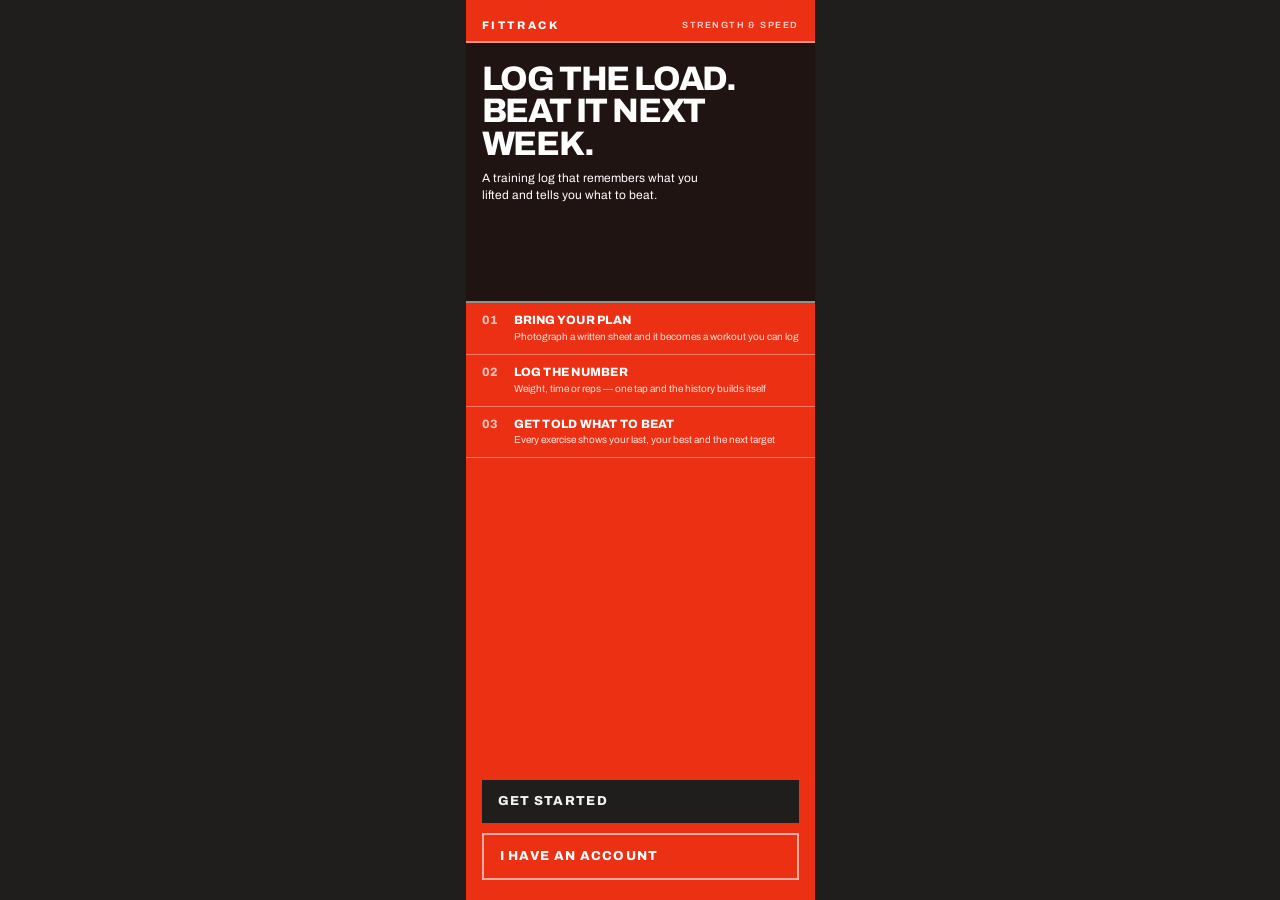
<file: index.html>
<!DOCTYPE html>
<html lang="en">
<head>
<meta charset="UTF-8">
<meta name="viewport" content="width=device-width, initial-scale=1.0, maximum-scale=1.0, user-scalable=no, viewport-fit=cover">
<meta name="theme-color" content="#ec3013">
<meta name="apple-mobile-web-app-capable" content="yes">
<meta name="apple-mobile-web-app-status-bar-style" content="black-translucent">
<meta name="description" content="Log the load. Beat it next week. A training log that remembers what you lifted and tells you what to beat.">
<title>FitTrack</title>
<link rel="manifest" href="manifest.json">
<link rel="icon" href="icons/icon.svg" type="image/svg+xml">
<link rel="apple-touch-icon" href="icons/icon.svg">
<link rel="preconnect" href="https://fonts.googleapis.com">
<link rel="preconnect" href="https://fonts.gstatic.com" crossorigin>
<link rel="stylesheet" href="https://fonts.googleapis.com/css2?family=Archivo:wght@400;600;800&display=swap">
<link rel="stylesheet" href="css/styles.css">
</head>
<body>
<div id="app"></div>
<input type="file" id="photo-input" accept="image/*" style="display:none">
<input type="file" id="file-input" accept=".pdf,.csv,.txt,.tsv,text/plain,application/pdf" style="display:none">
<script src="js/app.js"></script>
</body>
</html>
</file>
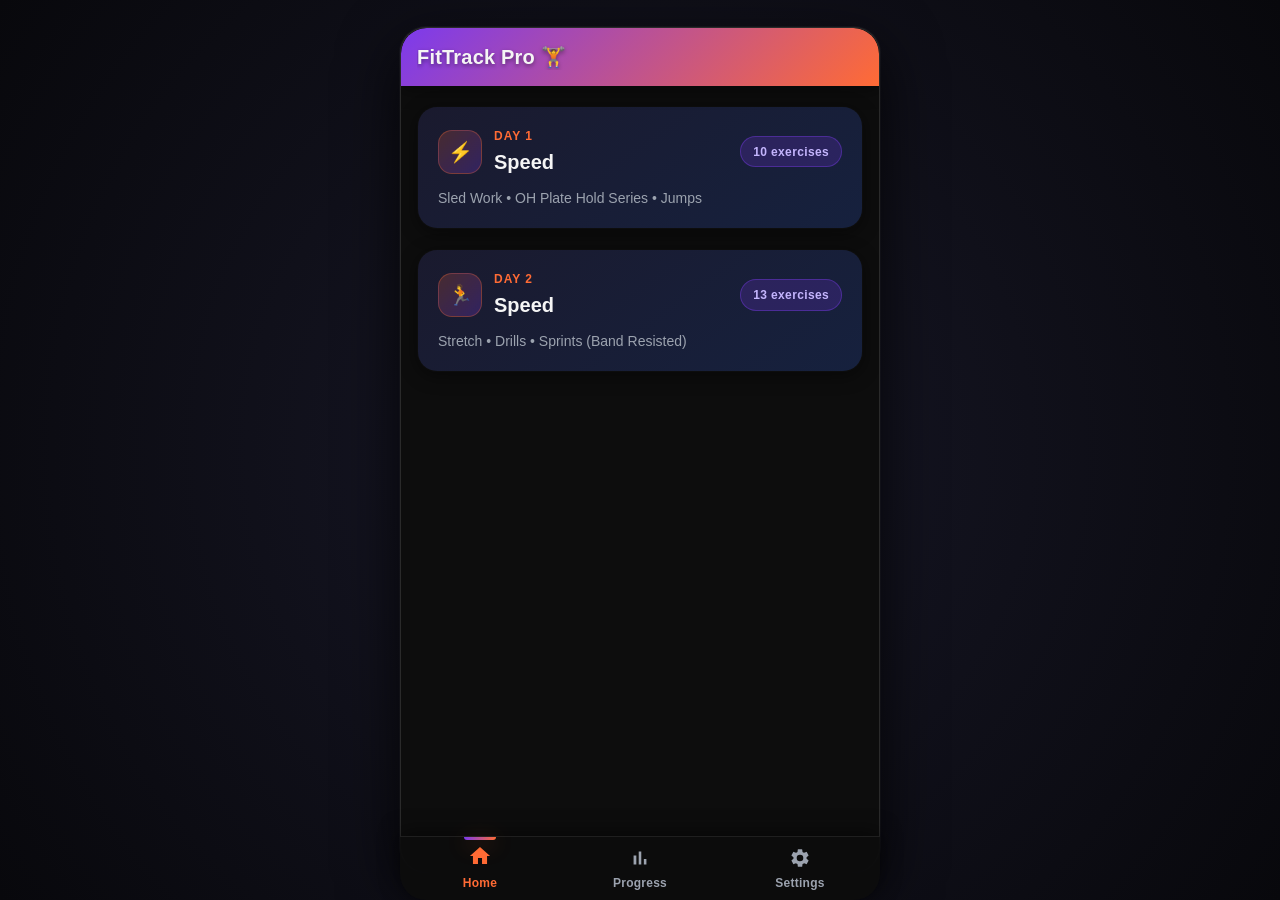
<file: project/uploads/fitness_tracker/index.html>
<!DOCTYPE html>
<html lang="en">
<head>
    <meta charset="UTF-8">
    <meta name="viewport" content="width=device-width, initial-scale=1.0, maximum-scale=1.0, user-scalable=no, viewport-fit=cover">
    <meta name="theme-color" content="#0d0d0d">
    <meta name="apple-mobile-web-app-capable" content="yes">
    <meta name="apple-mobile-web-app-status-bar-style" content="black-translucent">
    <meta name="description" content="Track your speed training workouts, log weights, and monitor progress">
    <title>FitTrack Pro</title>
    <link rel="manifest" href="manifest.json">
    <link rel="icon" href="data:image/svg+xml,<svg xmlns='http://www.w3.org/2000/svg' viewBox='0 0 100 100'><text y='.9em' font-size='90'>🏋️</text></svg>">
    <link rel="apple-touch-icon" href="data:image/svg+xml,<svg xmlns='http://www.w3.org/2000/svg' viewBox='0 0 100 100'><text y='.9em' font-size='90'>🏋️</text></svg>">
    <link rel="stylesheet" href="css/styles.css">
</head>
<body>
    <div id="app" class="app-container">
        <!-- SPA content rendered dynamically by app.js -->
    </div>
    <script src="js/app.js"></script>
</body>
</html>
</file>
<file: css/styles.css>
/* ==========================================================================
   FitTrack — Modernist design system
   Flat red-on-bone, Archivo, zero radius, 2px rules. No shadows, no gradients.
   ========================================================================== */

:root {
  --bg: #f3f2f2;
  --surface: #eae9e9;
  --ink: #201e1d;
  --ink-2: #2d2b2b;
  --accent: #ec3013;
  --accent-hover: #dd2b0f;
  --accent-active: #ae1800;
  --accent-bright: #ff563c;
  --accent-100: #fff2ef;
  --accent-200: #ffe0d9;
  --accent-400: #ff9783;
  --accent-700: #ae1800;
  --muted: #605d5d;
  --faint: #9b9797;
  --fainter: #bab6b6;
  --line: rgba(32, 30, 29, .4);
  --line-soft: rgba(32, 30, 29, .18);
  --line-softer: rgba(32, 30, 29, .14);
  --line-input: rgba(32, 30, 29, .25);
  --safe-top: env(safe-area-inset-top, 0px);
  --safe-bottom: env(safe-area-inset-bottom, 0px);
}

* , *::before, *::after { box-sizing: border-box; }
html, body { margin: 0; padding: 0; background: var(--ink); }
body {
  font-family: "Archivo", system-ui, sans-serif;
  color: var(--ink);
  -webkit-font-smoothing: antialiased;
  overscroll-behavior-y: none;
}
a { color: var(--accent); text-underline-offset: 3px; }
a:hover { color: var(--accent-active); }
input, button, textarea { font-family: "Archivo", system-ui, sans-serif; color: var(--ink); }
input::placeholder { color: var(--faint); }
button { cursor: pointer; }
:focus { outline: none; }
:focus-visible { outline: 2px solid var(--accent); outline-offset: 2px; }
::selection { background: rgba(236, 48, 19, .3); }
input[type=number]::-webkit-outer-spin-button, input[type=number]::-webkit-inner-spin-button { -webkit-appearance: none; margin: 0; }
svg { display: block; }

@keyframes ftbar { 0% { transform: translateX(-100%); } 100% { transform: translateX(100%); } }
@keyframes ftup { 0% { opacity: 0; transform: translateY(8px); } 100% { opacity: 1; transform: translateY(0); } }

/* — app shell — */
html, body { height: 100%; overflow: hidden; }
#app { height: 100%; }
#app-shell {
  width: 100%;
  max-width: 640px;
  margin: 0 auto;
  height: 100vh;
  height: 100dvh;
  background: var(--bg);
  display: flex;
  flex-direction: column;
  position: relative;
  overflow: hidden;
}
@media (min-width: 481px) {
  body { display: flex; justify-content: center; }
  #app-shell { box-shadow: 0 0 0 1px rgba(0,0,0,.06); }
}

@media (max-width: 480px) {
  #app-shell { max-width: none; }
}

.screen { flex: 1; min-height: 0; display: flex; flex-direction: column; }
.scroll { flex: 1; min-height: 0; overflow-y: auto; padding-bottom: 24px; -webkit-overflow-scrolling: touch; }

/* — type helpers — */
.kicker { font: 600 9px/1 Archivo; letter-spacing: .16em; text-transform: uppercase; color: var(--muted); }
.kicker-lg { font: 800 10px/1 Archivo; letter-spacing: .16em; text-transform: uppercase; color: var(--muted); }
.h1 { font: 800 24px/1 Archivo; letter-spacing: -.02em; text-transform: uppercase; }
.h2 { font: 800 26px/1.05 Archivo; letter-spacing: -.02em; text-transform: uppercase; }
.muted { color: var(--muted); }

/* — top bars — */
.topbar {
  flex: none; padding: calc(20px + var(--safe-top)) 16px 10px; border-bottom: 2px solid var(--line);
  display: flex; align-items: flex-end; justify-content: space-between; gap: 12px;
}
.topbar-simple { flex: none; padding: calc(18px + var(--safe-top)) 16px 10px; border-bottom: 2px solid var(--line); }
.back-btn {
  display: flex; align-items: center; gap: 5px; background: none; border: 0; padding: 0 0 8px; cursor: pointer;
  font: 600 10px/1 Archivo; letter-spacing: .12em; text-transform: uppercase; color: var(--muted);
}
.back-btn:hover { color: var(--accent); }
.close-btn {
  width: 30px; height: 30px; flex: none; border: 1px solid rgba(32,30,29,.3); background: transparent;
  cursor: pointer; display: flex; align-items: center; justify-content: center;
}
.close-btn:hover { background: var(--ink); color: var(--bg); }
.close-btn.on-dark { border-color: rgba(255,255,255,.4); color: #fff; }
.close-btn.on-dark:hover { background: #fff; color: var(--ink); }

/* — buttons — */
.btn {
  display: flex; align-items: center; justify-content: flex-start; gap: 8px; width: 100%;
  border: 0; cursor: pointer; font: 800 13px/1 Archivo; letter-spacing: .1em; text-transform: uppercase;
  padding: 15px 16px; background: var(--accent); color: #fff;
}
.btn:hover { background: var(--accent-hover); }
.btn-block { margin-top: 10px; }
.btn-dark { background: var(--ink); color: var(--bg); }
.btn-dark:hover { background: #3a3736; }
.btn-outline { background: transparent; border: 2px solid var(--ink); color: var(--ink); padding: 15px 16px; }
.btn-outline:hover { background: var(--ink); color: var(--bg); }
.btn-outline-light { background: transparent; border: 2px solid rgba(255,255,255,.6); color: #fff; padding: 15px 16px; }
.btn-outline-light:hover { background: #fff; color: var(--accent); border-color: #fff; }
.btn-ghost { border: 0; background: transparent; padding: 0; font: 600 10px/1 Archivo; letter-spacing: .1em; text-transform: uppercase; color: var(--accent-700); width: auto; }
.btn-ghost:hover { color: var(--accent); }
.btn-sm { padding: 9px 12px; font-size: 10px; width: auto; }
.btn-danger:hover { background: var(--accent); border-color: var(--accent); color: #fff; }
.btn[disabled] { opacity: .5; cursor: default; }

/* — inputs — */
.field-label { font: 600 9px/1 Archivo; letter-spacing: .14em; text-transform: uppercase; color: var(--muted); margin-bottom: 7px; }
.input {
  width: 100%; border: 2px solid var(--ink); background: #fff; padding: 13px 12px; font: 600 15px/1.2 Archivo;
}
.input-thin { border: 1px solid var(--line-input); background: #fff; padding: 12px; font: 400 13px/1.3 Archivo; }
.input-big { border: 0; background: transparent; padding: 13px; font: 800 28px/1 Archivo; letter-spacing: -.02em; width: 100%; min-width: 0; }
.input-row { display: flex; align-items: stretch; border: 2px solid var(--ink); background: #fff; }
.input-row .unit { flex: none; display: flex; align-items: center; padding: 0 14px; border-left: 2px solid var(--ink); font: 800 13px/1 Archivo; letter-spacing: .1em; text-transform: uppercase; color: var(--muted); }
.field-block { margin-bottom: 14px; }

/* — segmented controls — */
.seg { display: flex; border: 2px solid var(--ink); }
.seg-btn { flex: 1; border: 0; padding: 8px 11px; cursor: pointer; font: 800 11px/1 Archivo; letter-spacing: .08em; background: transparent; color: var(--muted); }
.seg-btn.on { background: var(--ink); color: var(--bg); }
.seg-btn + .seg-btn { border-left: 1px solid rgba(255,255,255,0); }

/* — welcome — */
.welcome { flex: 1; min-height: 0; display: flex; flex-direction: column; overflow-y: auto; background: var(--accent); color: #fff; }
.welcome-top { flex: none; display: flex; align-items: center; justify-content: space-between; gap: 12px; padding: calc(20px + var(--safe-top)) 16px 10px; border-bottom: 2px solid rgba(255,255,255,.5); }
.welcome-hero { position: relative; flex: none; height: 260px; padding: 20px 16px 16px; border-bottom: 2px solid rgba(255,255,255,.5); overflow: hidden; background: var(--ink); }
.welcome-hero img {
  position: absolute; inset: 0; width: 100%; height: 100%; object-fit: cover; object-position: 50% 22%;
  filter: grayscale(1) contrast(1.08) brightness(.92); opacity: 0; animation: heroFade 16s ease-in-out infinite;
}
.welcome-hero img:nth-of-type(1) { animation-delay: 0s; }
.welcome-hero img:nth-of-type(2) { animation-delay: -4s; }
.welcome-hero img:nth-of-type(3) { animation-delay: -8s; }
.welcome-hero img:nth-of-type(4) { animation-delay: -12s; }
@keyframes heroFade { 0% { opacity: 0; } 4% { opacity: 1; } 21% { opacity: 1; } 25% { opacity: 0; } 100% { opacity: 0; } }
.welcome-hero .tint { position: absolute; inset: 0; background: var(--accent); mix-blend-mode: multiply; opacity: .42; pointer-events: none; }
.welcome-hero .copy { position: relative; pointer-events: none; }
.welcome-title { font: 800 34px/0.95 Archivo; letter-spacing: -.035em; text-transform: uppercase; text-wrap: balance; }
.welcome-sub { font: 400 12px/1.4 Archivo; color: #fff; margin-top: 10px; max-width: 230px; }
.photo-band { display: none; }
.welcome-points { flex: none; display: flex; flex-direction: column; }
.welcome-point { display: flex; align-items: flex-start; gap: 12px; padding: 11px 16px; border-bottom: 1px solid rgba(255,255,255,.35); }
.welcome-point .n { flex: none; font: 800 12px/1 Archivo; letter-spacing: .04em; opacity: .7; width: 20px; }
.welcome-point .label { font: 800 12px/1.15 Archivo; letter-spacing: .02em; text-transform: uppercase; }
.welcome-point .note { font: 400 10px/1.3 Archivo; color: var(--accent-200); margin-top: 2px; }
.welcome-actions { flex: none; margin-top: auto; padding: 18px 16px calc(20px + var(--safe-bottom)); }
.welcome-strip { display: none; }

/* — auth — */
.auth-hero { flex: none; background: var(--accent); color: #fff; padding: calc(24px + var(--safe-top)) 16px 16px; }
.auth-hero .brand { font: 800 9px/1 Archivo; letter-spacing: .2em; text-transform: uppercase; opacity: .85; }
.auth-hero .headline { font: 800 28px/1.05 Archivo; letter-spacing: -.025em; margin-top: 10px; }
.auth-hero .sub { font: 400 12px/1.4 Archivo; margin-top: 7px; color: var(--accent-200); max-width: 260px; }
.auth-tabs { display: grid; grid-template-columns: 1fr 1fr; border-bottom: 2px solid var(--ink); }
.auth-tab { border: 0; padding: 12px 12px; cursor: pointer; text-align: left; font: 800 10px/1 Archivo; letter-spacing: .1em; text-transform: uppercase; background: var(--bg); color: var(--muted); border-right: 1px solid var(--line-input); }
.auth-tab.on { background: var(--ink); color: var(--bg); border-right: 0; }
.auth-body { flex: 1; min-height: 0; overflow-y: auto; padding: 16px 16px 20px; }
.auth-error { border-left: 3px solid var(--accent); background: var(--accent-100); padding: 10px 12px; margin-bottom: 12px; font: 600 12px/1.4 Archivo; color: var(--accent-700); }
.auth-footnote { font: 400 11px/1.5 Archivo; color: var(--muted); margin-top: 10px; }

/* — onboarding — */
.onboard-hero { flex: none; background: var(--ink); color: var(--bg); padding: calc(36px + var(--safe-top)) 16px 20px; }
.onboard-hero .kicker { color: var(--accent-400); }
.onboard-hero .headline { font: 800 28px/1.06 Archivo; letter-spacing: -.02em; margin-top: 12px; }
.onboard-hero .note { font: 400 13px/1.45 Archivo; color: #d7d3d3; margin-top: 9px; }
.rail { flex: none; height: 5px; background: #d7d3d3; }
.rail > div { height: 100%; background: var(--accent); }
.onboard-body { flex: 1; min-height: 0; overflow-y: auto; padding: 20px 16px 0; }
.onboard-actions { flex: none; padding: 20px 16px calc(30px + var(--safe-bottom)); }
.pick-card { width: 100%; display: flex; flex-direction: column; align-items: flex-start; text-align: left; border: 2px solid var(--ink); border-top-width: 0; padding: 14px; cursor: pointer; background: #fff; color: var(--ink); }
.pick-card:first-child { border-top-width: 2px; }
.pick-card.on { background: var(--ink); color: var(--bg); }
.pick-card .t { font: 800 13px/1.2 Archivo; letter-spacing: .06em; text-transform: uppercase; }
.pick-card .n { font: 400 11px/1.4 Archivo; opacity: .75; margin-top: 4px; }
.day-row { display: flex; border: 2px solid var(--ink); margin-top: 8px; }
.day-cell { flex: 1; border: 0; border-right: 1px solid var(--line-input); padding: 14px 0; cursor: pointer; font: 800 15px/1 Archivo; background: #fff; color: var(--muted); }
.day-cell:last-child { border-right: 0; }
.day-cell.on { background: var(--accent); color: #fff; }
.unit-grid { display: grid; grid-template-columns: 1fr 1fr; border: 2px solid var(--ink); margin-top: 8px; }
.unit-cell { border: 0; padding: 14px 14px; cursor: pointer; text-align: left; font: 800 12px/1 Archivo; letter-spacing: .08em; text-transform: uppercase; background: #fff; color: var(--muted); }
.unit-cell.on { background: var(--ink); color: var(--bg); }

/* — photo bands (in-app) — */
.band { position: relative; width: 100%; overflow: hidden; background: var(--ink); border-bottom: 2px solid var(--line); }
.band img { position: absolute; inset: 0; width: 100%; height: 100%; object-fit: cover; object-position: center; filter: grayscale(1) contrast(1.02) brightness(1.08); }
.band .tint { position: absolute; inset: 0; background: var(--accent); mix-blend-mode: multiply; opacity: .32; pointer-events: none; }
.band-sm { height: 120px; }
.band-md { height: 130px; }
.band-lg { height: 150px; }

/* — today — */
.push-strip { width: 100%; display: flex; align-items: center; justify-content: space-between; gap: 12px; text-align: left; border: 0; border-bottom: 2px solid var(--line); background: var(--surface); padding: 13px 16px; cursor: pointer; }
.push-strip:hover { background: var(--accent-100); }
.push-strip .title { display: block; font: 800 13px/1.2 Archivo; letter-spacing: .02em; }
.push-strip .line { display: block; font: 400 11px/1.3 Archivo; color: var(--accent-700); margin-top: 3px; }
.section-pad { padding: 20px 16px 0; }
.section-head { display: flex; align-items: baseline; justify-content: space-between; gap: 10px; }
.search-input { width: 100%; border: 1px solid var(--line-input); background: #fff; padding: 12px; margin-top: 10px; font: 400 13px/1.3 Archivo; }
.search-results { border: 1px solid var(--line-input); border-top: 0; background: #fff; }
.search-row { width: 100%; display: block; text-align: left; border: 0; border-bottom: 1px solid var(--line-softer); background: transparent; padding: 11px 12px; cursor: pointer; }
.search-row:hover { background: var(--accent-100); }
.search-row .n { display: block; font: 600 13px/1.2 Archivo; }
.search-row .d { display: block; font: 400 11px/1.3 Archivo; color: var(--muted); margin-top: 3px; }

.plan-card { margin: 12px 16px 0; border: 2px solid var(--ink); background: #fff; cursor: pointer; }
.plan-card:hover { border-color: var(--accent); }
.plan-card-top { display: flex; align-items: stretch; border-bottom: 2px solid var(--ink); }
.plan-card-day { width: 62px; flex: none; background: var(--ink); color: var(--bg); display: flex; flex-direction: column; justify-content: center; padding: 12px 10px; }
.plan-card-day .k { font: 600 9px/1 Archivo; letter-spacing: .12em; text-transform: uppercase; opacity: .7; }
.plan-card-day .v { font: 800 26px/1 Archivo; margin-top: 4px; }
.plan-card-body { flex: 1; min-width: 0; padding: 12px 14px; display: flex; flex-direction: column; justify-content: center; }
.plan-card-body .t { font: 800 19px/1.1 Archivo; letter-spacing: -.01em; text-transform: uppercase; }
.plan-card-body .s { font: 400 12px/1.35 Archivo; color: var(--muted); margin-top: 4px; }
.plan-card-foot { display: flex; align-items: center; justify-content: space-between; padding: 9px 14px; }
.plan-card-foot .count { font: 600 10px/1 Archivo; letter-spacing: .12em; text-transform: uppercase; color: var(--muted); }
.plan-card-foot .status { font: 600 10px/1 Archivo; letter-spacing: .12em; text-transform: uppercase; color: var(--accent); }

.user-row { margin: 26px 16px 0; border-top: 2px solid var(--line); padding-top: 12px; display: flex; align-items: center; justify-content: space-between; gap: 12px; }
.user-row .name { font: 600 13px/1.2 Archivo; }
.user-row .meta { font: 400 11px/1.3 Archivo; color: var(--muted); margin-top: 3px; overflow: hidden; text-overflow: ellipsis; white-space: nowrap; }
.user-row .signout { flex: none; border: 2px solid var(--ink); background: transparent; padding: 9px 12px; cursor: pointer; font: 800 10px/1 Archivo; letter-spacing: .12em; text-transform: uppercase; }
.user-row .signout:hover { background: var(--ink); color: var(--bg); }

/* — plan detail — */
.plan-actions { display: grid; grid-template-columns: 1fr 1fr; gap: 8px; margin-top: 8px; }
.plan-actions .btn-outline { padding: 12px; font-size: 10px; }
.confirm-box { border-left: 3px solid var(--accent); background: var(--accent-100); padding: 11px 13px; margin-top: 8px; }
.confirm-box .msg { font: 600 12px/1.45 Archivo; color: var(--accent-700); }
.confirm-box .row { display: flex; gap: 8px; margin-top: 9px; }
.confirm-box .row button { border: 0; padding: 9px 12px; cursor: pointer; font: 800 10px/1 Archivo; letter-spacing: .1em; text-transform: uppercase; }
.confirm-box .yes { background: var(--accent); color: #fff; }
.confirm-box .yes:hover { background: var(--accent-active); }
.confirm-box .no { background: transparent; border: 1px solid var(--line-input); }
.confirm-box .no:hover { background: var(--ink); color: var(--bg); }

.sec-head { display: flex; align-items: center; justify-content: space-between; padding: 16px 16px 8px; border-bottom: 2px solid var(--ink); margin-top: 6px; }
.sec-head .t { font: 800 11px/1 Archivo; letter-spacing: .14em; text-transform: uppercase; }
.sec-head .c { font: 600 10px/1 Archivo; letter-spacing: .1em; color: var(--muted); }
.ex-row { display: flex; align-items: stretch; border-bottom: 1px solid var(--line-soft); background: #fff; }
.ex-row-main { flex: 1; min-width: 0; padding: 13px 12px 13px 16px; cursor: pointer; }
.ex-row-main:hover { background: var(--accent-100); }
.ex-row-main .name { font: 600 15px/1.25 Archivo; }
.ex-row-main .presc { font: 400 12px/1.3 Archivo; color: var(--muted); margin-top: 3px; }
.ex-nudge { display: inline-flex; align-items: center; gap: 6px; margin-top: 7px; border-left: 3px solid var(--accent); padding: 3px 8px; background: var(--accent-100); }
.ex-nudge span { font: 800 10px/1.3 Archivo; letter-spacing: .06em; text-transform: uppercase; color: var(--accent-700); }
.ex-reorder { flex: none; display: flex; flex-direction: column; border-left: 1px solid var(--line-soft); }
.ex-reorder button { flex: 1; width: 34px; border: 0; background: var(--bg); cursor: pointer; display: flex; align-items: center; justify-content: center; color: var(--muted); }
.ex-reorder button:first-child { border-bottom: 1px solid var(--line-soft); }
.ex-reorder button:hover { background: var(--ink); color: var(--bg); }
.ex-watch { flex: none; width: 50px; border: 0; border-left: 1px solid var(--line-soft); background: var(--bg); cursor: pointer; display: flex; align-items: center; justify-content: center; color: var(--ink); }
.ex-watch:hover { background: var(--ink); color: var(--bg); }

/* — exercise — */
.video-panel { position: relative; background: var(--ink); aspect-ratio: 16/9; display: flex; flex-direction: column; justify-content: flex-end; padding: 14px 16px; cursor: pointer; }
.video-panel:hover { background: #2d2b2b; }
.video-panel .play { position: absolute; inset: 0; display: flex; align-items: center; justify-content: center; }
.video-panel .play span { width: 56px; height: 56px; background: var(--accent); display: flex; align-items: center; justify-content: center; color: #fff; }
.video-panel .t { position: relative; font: 800 11px/1.3 Archivo; letter-spacing: .12em; text-transform: uppercase; color: var(--bg); }
.video-panel .s { position: relative; font: 400 11px/1.3 Archivo; color: #bab6b6; margin-top: 3px; }

.fact-grid { display: grid; grid-template-columns: 1fr 1fr; border-bottom: 2px solid var(--line); }
.fact-cell { padding: 12px 14px; border-right: 1px solid var(--line-soft); border-bottom: 1px solid var(--line-soft); }
.fact-cell .k { font: 600 9px/1 Archivo; letter-spacing: .14em; text-transform: uppercase; color: var(--muted); }
.fact-cell .v { font: 800 17px/1.1 Archivo; margin-top: 5px; }

.last-session { background: var(--ink); color: var(--bg); padding: 16px; }
.last-session .k { font: 600 9px/1 Archivo; letter-spacing: .16em; text-transform: uppercase; color: var(--accent-400); }
.last-session .v { font: 800 28px/1.05 Archivo; margin-top: 8px; }
.last-session .n { font: 400 12px/1.4 Archivo; color: #d7d3d3; margin-top: 6px; }

.log-block { padding: 18px 16px 0; }
.stopwatch-panel { background: var(--ink); color: var(--bg); padding: 16px; margin: 0 -16px 18px; }
.stopwatch-panel .head { display: flex; align-items: baseline; justify-content: space-between; gap: 10px; }
.stopwatch-panel .head .k { font: 600 9px/1 Archivo; letter-spacing: .16em; text-transform: uppercase; color: var(--accent-400); }
.stopwatch-panel .head .tgt { font: 400 10px/1 Archivo; color: #bab6b6; }
.stopwatch-clock { font: 800 56px/1 Archivo; letter-spacing: -.035em; margin-top: 10px; font-variant-numeric: tabular-nums; }
.stopwatch-pace { font: 600 11px/1.3 Archivo; letter-spacing: .06em; text-transform: uppercase; margin-top: 8px; }
.stopwatch-actions { display: flex; gap: 8px; margin-top: 14px; }
.stopwatch-actions .btn { flex: 1; width: auto; padding: 15px; font-size: 12px; }
.stopwatch-actions .reset { flex: none; border: 1px solid rgba(243,242,242,.4); background: transparent; color: var(--bg); padding: 15px 14px; font: 800 11px/1 Archivo; letter-spacing: .12em; text-transform: uppercase; width: auto; }
.stopwatch-actions .reset:hover { background: var(--bg); color: var(--ink); }
.stopwatch-actions .light { background: var(--bg); color: var(--ink); }
.stopwatch-actions .light:hover { background: #fff; }

.steps-grid { display: grid; grid-template-columns: 1fr 1fr 1fr 1fr; margin-top: 10px; border: 1px solid var(--line-input); }
.steps-grid button { border: 0; border-right: 1px solid var(--line-input); background: var(--surface); padding: 13px 4px; cursor: pointer; font: 800 13px/1 Archivo; }
.steps-grid button:last-child { border-right: 0; }
.steps-grid button:hover { background: var(--ink); color: var(--bg); }
.rest-row { display: flex; align-items: center; gap: 8px; margin-top: 14px; }
.rest-row .k { flex: none; font: 600 9px/1 Archivo; letter-spacing: .14em; text-transform: uppercase; color: var(--muted); }
.rest-row button { flex: 1; border: 1px solid var(--line-input); background: var(--surface); padding: 11px 4px; cursor: pointer; font: 800 11px/1 Archivo; letter-spacing: .06em; }
.rest-row button:hover { background: var(--ink); color: var(--bg); }

.stat-grid { margin: 22px 0 0; border-top: 2px solid var(--line); display: grid; grid-template-columns: 1fr 1fr 1fr; }
.stat-cell { padding: 12px 14px; border-right: 1px solid var(--line-soft); border-bottom: 2px solid var(--line); }
.stat-cell .k { font: 600 9px/1 Archivo; letter-spacing: .14em; text-transform: uppercase; color: var(--muted); }
.stat-cell .v { font: 800 18px/1 Archivo; margin-top: 6px; }

.history-head { display: flex; align-items: baseline; justify-content: space-between; border-bottom: 2px solid var(--ink); padding-bottom: 8px; }
.history-head .t { font: 800 11px/1 Archivo; letter-spacing: .14em; text-transform: uppercase; }
.history-head .best { font: 600 10px/1 Archivo; letter-spacing: .1em; text-transform: uppercase; color: var(--accent-700); }
.chart-wrap { padding: 14px 0 6px; border-bottom: 1px solid var(--line-soft); }
.hist-row { display: flex; align-items: center; justify-content: space-between; gap: 10px; padding: 11px 0; border-bottom: 1px solid var(--line-soft); }
.hist-row .date { font: 600 13px/1.2 Archivo; }
.hist-row .ago { font: 400 11px/1.2 Archivo; color: var(--muted); margin-top: 2px; }
.hist-row .note { font: 400 11px/1.35 Archivo; color: var(--accent-700); margin-top: 4px; }
.hist-row .right { display: flex; align-items: center; gap: 10px; flex: none; }
.hist-row .delta { font: 600 11px/1 Archivo; letter-spacing: .04em; }
.hist-row .val { font: 800 16px/1 Archivo; }
.icon-btn { width: 26px; height: 26px; border: 1px solid var(--line-input); background: transparent; cursor: pointer; display: flex; align-items: center; justify-content: center; color: var(--muted); }
.icon-btn:hover { background: var(--ink); color: var(--bg); }
.empty-note { padding: 18px 0; font: 400 12px/1.5 Archivo; color: var(--muted); }
.empty-note-pad { padding: 24px 16px; font: 400 13px/1.55 Archivo; color: var(--muted); }

.start-record { padding: 20px 16px 26px; }
.start-record .lead { font: 400 13px/1.5 Archivo; color: var(--ink); margin-top: 8px; }

/* — tab bar — */
.tabbar { flex: none; display: grid; grid-template-columns: 1fr 1fr 1fr 1fr; border-top: 2px solid var(--line); padding-bottom: calc(14px + var(--safe-bottom)); background: var(--bg); position: relative; z-index: 5; }
.tab { display: flex; flex-direction: column; align-items: center; gap: 5px; padding: 11px 6px 9px; cursor: pointer; border: 0; background: transparent; color: var(--ink); border-right: 1px solid rgba(32,30,29,.2); }
.tab:last-child { border-right: 0; }
.tab.on { background: var(--ink); color: var(--bg); }
.tab span { font: 800 9px/1 Archivo; letter-spacing: .1em; text-transform: uppercase; }

/* — add-plan sheet — */
.sheet-backdrop { position: absolute; inset: 0; z-index: 40; display: flex; flex-direction: column; justify-content: flex-end; background: rgba(32,30,29,.55); }
.sheet-scrim { flex: 1; cursor: pointer; }
.sheet { background: var(--bg); border-top: 2px solid var(--ink); padding-bottom: calc(30px + var(--safe-bottom)); animation: ftup .18s ease-out; max-height: 85vh; overflow-y: auto; }
.sheet-head { display: flex; align-items: center; justify-content: space-between; padding: 16px 16px 12px; border-bottom: 2px solid var(--ink); }
.sheet-head .t { font: 800 15px/1 Archivo; letter-spacing: .02em; text-transform: uppercase; }
.sheet-opt { width: 100%; display: flex; align-items: center; gap: 12px; text-align: left; background: #fff; border: 0; border-bottom: 1px solid var(--line-soft); padding: 15px 16px; cursor: pointer; }
.sheet-opt:hover { background: var(--accent-100); }
.sheet-opt .t { display: block; font: 800 13px/1.2 Archivo; letter-spacing: .04em; text-transform: uppercase; }
.sheet-opt .s { display: block; font: 400 11px/1.35 Archivo; color: var(--muted); margin-top: 3px; }
.sheet-opt-dup { width: 100%; display: flex; align-items: center; gap: 12px; text-align: left; background: var(--surface); border: 0; border-bottom: 1px solid var(--line-soft); padding: 13px 16px; cursor: pointer; font: 600 12px/1.2 Archivo; }
.sheet-opt-dup:hover { background: var(--accent-100); }
.sheet-error { margin: 14px 16px 0; border-left: 3px solid var(--accent); background: var(--accent-100); padding: 10px 12px; font: 400 12px/1.45 Archivo; color: var(--accent-700); }

/* — builder — */
.builder-row { border: 1px solid var(--line-input); background: #fff; margin-top: 10px; }
.builder-row-top { display: flex; align-items: center; border-bottom: 1px solid var(--line-soft); }
.builder-row-top input { flex: 1; min-width: 0; border: 0; background: transparent; padding: 12px; font: 600 14px/1.2 Archivo; }
.builder-row-top button { width: 42px; height: 42px; flex: none; border: 0; border-left: 1px solid var(--line-soft); background: transparent; cursor: pointer; display: flex; align-items: center; justify-content: center; color: var(--muted); }
.builder-row-top button:hover { background: var(--ink); color: var(--bg); }
.builder-row-bottom { display: flex; align-items: stretch; }
.builder-row-bottom input { flex: 1; min-width: 0; border: 0; border-right: 1px solid var(--line-soft); background: transparent; padding: 11px 12px; font: 400 13px/1.2 Archivo; }
.builder-row-bottom .weighted { flex: none; width: 92px; border: 0; cursor: pointer; padding: 11px 10px; font: 800 10px/1 Archivo; letter-spacing: .1em; text-transform: uppercase; text-align: left; background: var(--surface); color: var(--muted); }
.builder-row-bottom .weighted.on { background: var(--accent); color: #fff; }

/* — play — */
.recap-poster { background: var(--accent); color: #fff; padding: 18px 16px 20px; }
.recap-poster .headline { font: 800 30px/1.05 Archivo; letter-spacing: -.02em; margin-top: 10px; }
.recap-poster .names { font: 600 13px/1.4 Archivo; color: var(--accent-200); margin-top: 8px; }
.recap-stat-grid { display: grid; grid-template-columns: 1fr 1fr 1fr 1fr; margin-top: 16px; border-top: 2px solid rgba(255,255,255,.45); }
.recap-stat-grid .cell { padding: 10px 8px 0; border-left: 2px solid rgba(255,255,255,.45); }
.recap-stat-grid .cell:first-child { border-left: 0; padding-right: 0; }
.recap-stat-grid .v { font: 800 20px/1 Archivo; }
.recap-stat-grid .k { font: 600 9px/1.3 Archivo; letter-spacing: .1em; text-transform: uppercase; opacity: .85; margin-top: 5px; }

.level-row { display: flex; align-items: stretch; border-bottom: 2px solid var(--line); margin-top: 18px; }
.level-box { flex: 1; min-width: 0; padding: 12px 14px 12px 16px; border-right: 1px solid var(--line-soft); }
.level-box .pts { font: 800 26px/1 Archivo; margin-top: 6px; }
.mini-rail { height: 5px; background: #d7d3d3; margin-top: 9px; }
.mini-rail > div { height: 100%; background: var(--accent); }
.level-box .note { font: 400 10px/1.3 Archivo; color: var(--muted); margin-top: 6px; }
.streak-box { width: 120px; flex: none; padding: 12px 16px 12px 14px; }
.streak-box .v { font: 800 20px/1.1 Archivo; margin-top: 6px; color: var(--accent-700); }
.streak-box .note { font: 400 10px/1.3 Archivo; color: var(--muted); margin-top: 6px; }

.task-card { border: 2px solid var(--ink); margin-top: 10px; }
.task-row { display: flex; align-items: center; gap: 10px; padding: 10px 14px; border-bottom: 1px solid var(--line-softer); background: #fff; }
.task-row.done { background: var(--accent-100); }
.task-mark { width: 22px; height: 22px; flex: none; display: flex; align-items: center; justify-content: center; font: 800 11px/1 Archivo; background: var(--surface); color: var(--faint); border: 1px solid var(--line-soft); }
.task-mark.done { background: var(--accent); color: #fff; border: 0; }
.task-row .label { flex: 1; min-width: 0; font: 600 13px/1.25 Archivo; }
.task-row .progress { flex: none; font: 600 11px/1 Archivo; color: var(--muted); }
.task-card-foot { padding: 10px 14px; background: var(--ink); color: var(--bg); font: 800 10px/1 Archivo; letter-spacing: .12em; text-transform: uppercase; }

.play-grid { display: grid; grid-template-columns: 1fr 1fr; margin-top: 10px; border: 2px solid var(--ink); }
.play-tile { display: flex; flex-direction: column; align-items: flex-start; text-align: left; gap: 5px; border: 0; border-right: 1px solid var(--line-soft); border-bottom: 1px solid var(--line-soft); background: #fff; padding: 14px; cursor: pointer; }
.play-tile:hover { background: var(--accent-100); }
.play-tile .t { font: 800 12px/1.2 Archivo; letter-spacing: .06em; text-transform: uppercase; }
.play-tile .s { font: 400 11px/1.35 Archivo; color: var(--muted); }
.play-tile-wide { grid-column: 1 / -1; border-right: 0; }
.rival-block { grid-column: 1 / -1; padding: 14px; background: #fff; border-bottom: 1px solid var(--line-soft); }
.rival-block .t { font: 800 12px/1.2 Archivo; letter-spacing: .06em; text-transform: uppercase; }
.rival-block .n { font: 400 11px/1.35 Archivo; color: var(--muted); margin-top: 4px; }
.rival-bars { display: flex; flex-direction: column; gap: 5px; margin-top: 10px; }
.rival-bars div { height: 14px; }
.rival-verdict { font: 800 10px/1.3 Archivo; letter-spacing: .06em; text-transform: uppercase; color: var(--accent-700); margin-top: 9px; }
.challenge-block { grid-column: 1 / -1; padding: 14px; background: var(--accent); color: #fff; }
.challenge-block .t { font: 600 9px/1 Archivo; letter-spacing: .16em; text-transform: uppercase; opacity: .85; }
.challenge-block .h { font: 800 18px/1.15 Archivo; margin-top: 7px; }
.challenge-block .n { font: 400 11px/1.4 Archivo; margin-top: 5px; color: var(--accent-200); }
.challenge-block button { margin-top: 11px; background: #fff; color: var(--ink); border: 0; padding: 11px 14px; cursor: pointer; font: 800 10px/1 Archivo; letter-spacing: .12em; text-transform: uppercase; }
.challenge-block button:hover { background: var(--ink); color: #fff; }

.leader-card { border: 2px solid var(--ink); margin-top: 10px; }
.leader-row { display: flex; align-items: center; gap: 12px; padding: 11px 14px; border-bottom: 1px solid var(--line-softer); background: #fff; }
.leader-row.now { background: var(--accent-100); }
.leader-row .rank { flex: none; font: 800 15px/1 Archivo; color: var(--accent-700); width: 24px; }
.leader-row .body { flex: 1; min-width: 0; }
.leader-row .label { font: 600 12px/1.2 Archivo; }
.leader-row .detail { font: 400 10px/1.3 Archivo; color: var(--muted); margin-top: 2px; }
.leader-row .pts { flex: none; font: 800 13px/1 Archivo; }

.badge-grid { display: grid; grid-template-columns: 1fr 1fr 1fr; border-top: 2px solid var(--line); border-left: 1px solid var(--line-soft); margin-top: 10px; }
.badge-cell { padding: 10px 12px; border-right: 1px solid var(--line-soft); border-bottom: 1px solid var(--line-soft); font: 800 9px/1.3 Archivo; letter-spacing: .08em; text-transform: uppercase; background: #fff; color: var(--fainter); }
.badge-cell.earned { background: var(--ink); color: var(--bg); }

/* — trending — */
.live-bar { padding: 9px 16px; border-bottom: 1px solid var(--line-soft); font: 800 9px/1.3 Archivo; letter-spacing: .1em; text-transform: uppercase; }
.live-bar.live { background: var(--ink); color: var(--bg); }
.live-bar.off { background: var(--surface); color: var(--muted); }
.trend-card { border-bottom: 1px solid var(--line-soft); background: #fff; }
.trend-head { display: flex; align-items: stretch; cursor: pointer; }
.trend-head:hover { background: var(--accent-100); }
.trend-rank { width: 54px; flex: none; background: var(--ink); color: var(--bg); display: flex; align-items: center; justify-content: flex-start; padding: 14px 0 14px 14px; font: 800 22px/1 Archivo; }
.trend-body { flex: 1; min-width: 0; padding: 13px 14px; }
.trend-body .title { font: 800 16px/1.15 Archivo; letter-spacing: -.01em; }
.trend-body .blurb { font: 400 12px/1.4 Archivo; color: var(--muted); margin-top: 4px; }
.trend-tags { display: flex; flex-wrap: wrap; gap: 6px; margin-top: 9px; }
.trend-tags span { font: 800 9px/1 Archivo; letter-spacing: .1em; text-transform: uppercase; padding: 5px 7px; }
.trend-tags .tag-a { background: var(--accent-100); color: var(--accent-700); }
.trend-tags .tag-b { background: var(--surface); color: var(--muted); }
.trend-signal { display: flex; align-items: baseline; gap: 7px; margin-top: 9px; border-left: 3px solid var(--accent); padding: 3px 8px; background: var(--accent-100); }
.trend-signal span { font: 600 10px/1.35 Archivo; color: var(--accent-700); }
.trend-open { border-top: 1px solid var(--line-soft); background: var(--bg); }
.trend-ex { display: flex; align-items: center; gap: 12px; padding: 8px 8px 8px 14px; border-bottom: 1px solid var(--line-softer); }
.trend-ex .body { flex: 1; min-width: 0; }
.trend-ex .name { font: 600 13px/1.25 Archivo; }
.trend-ex .detail { font: 400 11px/1.2 Archivo; color: var(--muted); margin-top: 2px; }
.trend-ex button { flex: none; width: 40px; height: 40px; border: 1px solid var(--line-soft); background: #fff; cursor: pointer; display: flex; align-items: center; justify-content: center; color: var(--ink); }
.trend-ex button:hover { background: var(--ink); color: var(--bg); }
.trend-actions { padding: 12px 14px 16px; }
.trend-actions .btn, .trend-actions .btn-outline { display: flex; width: 100%; align-items: center; gap: 8px; margin-top: 8px; padding: 15px 14px; font-size: 12px; }
.trend-actions .btn:first-child, .trend-actions .btn-outline:first-child { margin-top: 0; }
.trend-footnote { margin: 20px 16px 0; border-top: 2px solid var(--line); padding-top: 10px; font: 400 11px/1.5 Archivo; color: var(--muted); }

/* — progress — */
.recap-box { padding: 16px; border-bottom: 2px solid var(--line); background: var(--surface); }
.recap-box .sentence { font: 600 14px/1.45 Archivo; margin-top: 8px; }
.recap-box .row { display: grid; grid-template-columns: 1fr 1fr; gap: 8px; margin-top: 12px; }
.recap-box .row button { padding: 12px; font-size: 10px; }
.calendar-grid { display: grid; grid-template-columns: repeat(7,1fr); border-top: 2px solid var(--line); border-left: 1px solid var(--line-soft); margin-top: 10px; }
.calendar-cell { aspect-ratio: 1; display: flex; align-items: center; justify-content: center; font: 800 10px/1 Archivo; border-right: 1px solid var(--line-soft); border-bottom: 1px solid var(--line-soft); background: #fff; color: var(--fainter); }
.calendar-cell.on { background: var(--accent); color: #fff; }
.bw-card { border: 2px solid var(--ink); background: #fff; margin-top: 10px; }
.bw-row { display: flex; align-items: stretch; border-bottom: 1px solid var(--line-soft); }
.bw-row input { flex: 1; min-width: 0; border: 0; background: transparent; padding: 13px 12px; font: 800 22px/1 Archivo; }
.bw-row button { flex: none; border: 0; border-left: 2px solid var(--ink); background: var(--accent); color: #fff; padding: 0 16px; cursor: pointer; font: 800 11px/1 Archivo; letter-spacing: .1em; text-transform: uppercase; }
.bw-row button:hover { background: var(--accent-hover); }
.bw-chart { padding: 10px 8px 4px; }

.progress-card { margin: 14px 16px 0; border: 2px solid var(--ink); background: #fff; cursor: pointer; }
.progress-card:hover { border-color: var(--accent); }
.progress-card-head { padding: 13px 14px 10px; border-bottom: 1px solid var(--line-soft); }
.progress-card-head .t { font: 600 14px/1.25 Archivo; }
.progress-card-head .s { font: 400 11px/1.3 Archivo; color: var(--muted); margin-top: 3px; }
.progress-card-chart { padding: 10px 8px 4px; }
.progress-stat-grid { display: grid; grid-template-columns: 1fr 1fr 1fr; border-top: 1px solid var(--line-soft); }
.progress-stat-grid.two { grid-template-columns: 1fr 1fr; }
.progress-stat-grid .cell { padding: 10px 12px; border-left: 1px solid var(--line-soft); }
.progress-stat-grid .cell:first-child { border-left: 0; }
.progress-stat-grid .k { font: 600 9px/1 Archivo; letter-spacing: .12em; text-transform: uppercase; color: var(--muted); }
.progress-stat-grid .v { font: 800 16px/1 Archivo; margin-top: 5px; }

/* — clients (coach) — */
.client-row { display: flex; align-items: stretch; border-bottom: 1px solid var(--line-soft); background: #fff; cursor: pointer; }
.client-row:hover { background: var(--accent-100); }
.client-mark { width: 44px; flex: none; display: flex; align-items: center; justify-content: center; font: 800 14px/1 Archivo; background: var(--ink); color: var(--bg); }
.client-mark.flag { background: var(--accent); color: #fff; }
.client-body { flex: 1; min-width: 0; padding: 12px 14px; }
.client-body .name { font: 800 15px/1.2 Archivo; letter-spacing: -.01em; }
.client-body .meta { font: 400 11px/1.35 Archivo; color: var(--muted); margin-top: 3px; }
.client-body .last { font: 600 11px/1.3 Archivo; color: var(--ink); margin-top: 5px; }
.client-flag { display: inline-block; margin-top: 7px; border-left: 3px solid var(--accent); padding: 3px 8px; background: var(--accent-100); font: 800 10px/1.3 Archivo; letter-spacing: .06em; text-transform: uppercase; color: var(--accent-700); }
.client-alert { background: var(--accent); color: #fff; padding: 14px 16px; }
.client-alert .k { font: 600 9px/1 Archivo; letter-spacing: .16em; text-transform: uppercase; opacity: .85; }
.client-alert div.line { font: 800 16px/1.25 Archivo; margin-top: 7px; }
.client-stat-grid { display: grid; grid-template-columns: 1fr 1fr 1fr; border-bottom: 2px solid var(--line); }
.client-stat-grid .cell { padding: 12px 12px; border-right: 1px solid var(--line-soft); }
.list-head { padding: 18px 16px 8px; border-bottom: 2px solid var(--ink); font: 800 11px/1 Archivo; letter-spacing: .14em; text-transform: uppercase; }
.best-row { display: flex; align-items: center; justify-content: space-between; gap: 12px; padding: 11px 16px; border-bottom: 1px solid var(--line-soft); background: #fff; }
.best-row .name { font: 600 13px/1.25 Archivo; }
.best-row .latest { font: 400 11px/1.3 Archivo; color: var(--muted); margin-top: 3px; }
.best-row .right { flex: none; text-align: right; }
.best-row .val { font: 800 15px/1 Archivo; }
.best-row .dir { font: 600 10px/1 Archivo; letter-spacing: .06em; text-transform: uppercase; margin-top: 4px; }
.set-row { display: flex; align-items: baseline; justify-content: space-between; gap: 12px; padding: 10px 16px; border-bottom: 1px solid var(--line-softer); background: #fff; }
.assign-panel { border: 2px solid var(--ink); margin-top: 10px; background: #fff; }
.assign-opt { width: 100%; display: block; text-align: left; border: 0; border-bottom: 1px solid var(--line-soft); background: transparent; padding: 12px 14px; cursor: pointer; }
.assign-opt:hover { background: var(--accent-100); }
.assign-opt .l { display: block; font: 600 13px/1.2 Archivo; }
.assign-opt .d { display: block; font: 400 11px/1.3 Archivo; color: var(--muted); margin-top: 3px; }
.assign-cancel { width: 100%; border: 0; background: var(--surface); padding: 11px; cursor: pointer; font: 800 10px/1 Archivo; letter-spacing: .12em; text-transform: uppercase; color: var(--muted); }
.assign-cancel:hover { background: var(--ink); color: var(--bg); }

/* — overlays — */
.overlay { position: absolute; inset: 0; z-index: 50; display: flex; flex-direction: column; }
.overlay-dark { background: var(--ink); color: var(--bg); }
.overlay-light { background: var(--bg); }
.overlay-head { flex: none; display: flex; align-items: center; justify-content: space-between; gap: 12px; padding: calc(32px + var(--safe-top)) 16px 14px; }
.overlay-head.b-dark { border-bottom: 2px solid rgba(243,242,242,.35); }
.overlay-head.b-light { border-bottom: 2px solid var(--line); }
.overlay-head .t { font: 800 15px/1 Archivo; letter-spacing: .04em; text-transform: uppercase; }
.overlay-body { flex: 1; overflow-y: auto; }

/* ghost */
.ghost-body { padding: 22px 16px 18px; }
.ghost-body .k { font: 600 9px/1 Archivo; letter-spacing: .16em; text-transform: uppercase; color: var(--accent-400); }
.ghost-body .name { font: 800 22px/1.1 Archivo; margin-top: 8px; }
.ghost-body .target { font: 400 12px/1.4 Archivo; color: #d7d3d3; margin-top: 5px; }
.ghost-clock { font: 800 74px/1 Archivo; letter-spacing: -.04em; margin-top: 18px; font-variant-numeric: tabular-nums; }
.ghost-diff { font: 600 12px/1.3 Archivo; color: var(--accent-400); margin-top: 8px; }
.ghost-result { border-left: 3px solid var(--accent); padding: 12px 14px; margin-top: 18px; background: rgba(243,242,242,.08); }
.ghost-result .t { font: 800 15px/1.2 Archivo; }
.ghost-result .n { font: 400 12px/1.4 Archivo; color: #d7d3d3; margin-top: 5px; }
.ghost-pick-label { font: 600 9px/1 Archivo; letter-spacing: .16em; text-transform: uppercase; color: var(--faint); padding: 0 16px 8px; }
.ghost-pick { width: 100%; display: flex; align-items: center; justify-content: space-between; gap: 10px; text-align: left; border: 0; border-bottom: 1px solid var(--line-softer); padding: 11px 14px; cursor: pointer; font: 600 12px/1.2 Archivo; background: #fff; color: var(--ink); }
.ghost-pick.on { background: var(--ink); color: var(--bg); }
.ghost-pick span:last-child { flex: none; opacity: .7; }

/* wheel */
.wheel-body { padding: 22px 16px; }
.wheel-box { border: 2px solid var(--ink); background: #fff; padding: 26px 18px; min-height: 180px; display: flex; flex-direction: column; justify-content: center; }
.wheel-box .k { font: 600 9px/1 Archivo; letter-spacing: .16em; text-transform: uppercase; color: var(--muted); }
.wheel-box .name { font: 800 30px/1.08 Archivo; letter-spacing: -.02em; margin-top: 12px; }
.wheel-box .note { font: 400 13px/1.4 Archivo; color: var(--muted); margin-top: 8px; }
.wheel-locked { border-left: 3px solid var(--accent); background: var(--accent-100); padding: 11px 13px; margin-top: 12px; font: 600 12px/1.45 Archivo; color: var(--accent-700); }

/* round timer */
.rounds-shell { position: absolute; inset: 0; z-index: 52; display: flex; flex-direction: column; color: #fff; }
.rounds-body { flex: 1; overflow-y: auto; padding: 24px 16px; }
.rounds-phase { font: 800 11px/1 Archivo; letter-spacing: .18em; text-transform: uppercase; opacity: .85; }
.rounds-clock { font: 800 82px/1 Archivo; letter-spacing: -.04em; margin-top: 12px; font-variant-numeric: tabular-nums; }
.rounds-note { font: 400 13px/1.45 Archivo; margin-top: 8px; opacity: .9; }
.rounds-actions { display: flex; gap: 8px; margin-top: 20px; }
.rounds-actions button { flex: 1; border: 0; padding: 17px; cursor: pointer; font: 800 13px/1 Archivo; letter-spacing: .12em; text-transform: uppercase; }
.rounds-start { background: #fff; color: var(--ink); }
.rounds-start:hover { background: var(--ink); color: #fff; }
.rounds-pause { background: transparent; border: 2px solid rgba(255,255,255,.7) !important; color: #fff; padding: 16px !important; }
.rounds-pause:hover { background: #fff; color: var(--ink); }
.rounds-setup { margin-top: 24px; }
.rounds-setup .k { font: 600 9px/1 Archivo; letter-spacing: .16em; text-transform: uppercase; opacity: .8; margin-top: 18px; }
.rounds-setup .k:first-child { margin-top: 0; }
.rounds-opt-row { display: flex; border: 2px solid rgba(255,255,255,.6); margin-top: 8px; }
.rounds-opt-row button { flex: 1; border: 0; border-right: 1px solid rgba(255,255,255,.35); padding: 12px 0; cursor: pointer; font: 800 13px/1 Archivo; background: transparent; color: #fff; }
.rounds-opt-row button:last-child { border-right: 0; }
.rounds-opt-row button.on { background: #fff; color: var(--ink); }
.sound-btn { flex: none; border: 1px solid rgba(255,255,255,.5); background: rgba(255,255,255,.2); color: #fff; padding: 9px 11px; cursor: pointer; font: 800 9px/1 Archivo; letter-spacing: .12em; text-transform: uppercase; }
.sound-btn.off { background: transparent; }

/* report */
.report-busy { padding: 18px 16px; }
.report-busy .n { font: 400 12px/1.5 Archivo; color: var(--muted); margin-top: 10px; }
.progress-bar-track { height: 4px; background: #d7d3d3; overflow: hidden; }
.progress-bar-track .fill { height: 100%; width: 100%; background: var(--accent); animation: ftbar 1.1s linear infinite; }
.coach-readout { background: var(--ink); color: var(--bg); padding: 18px 16px; }
.coach-readout .k { font: 600 9px/1 Archivo; letter-spacing: .16em; text-transform: uppercase; color: var(--accent-400); }
.coach-readout .body { font: 400 14px/1.55 Archivo; margin-top: 10px; white-space: pre-wrap; }
.report-row { padding: 11px 16px; border-bottom: 1px solid var(--line-soft); background: #fff; }
.report-row .name { font: 600 13px/1.25 Archivo; }
.report-row .line { font: 400 11px/1.35 Archivo; margin-top: 3px; }
.report-row .line.pos { color: var(--accent-700); }
.report-row .line.neu { color: var(--muted); }

/* session player */
.session-summary { padding: 26px 16px; }
.session-summary .k { font: 800 10px/1 Archivo; letter-spacing: .18em; text-transform: uppercase; color: var(--accent); }
.session-summary .h { font: 800 30px/1.08 Archivo; letter-spacing: -.02em; margin-top: 12px; }
.session-summary .s1 { font: 600 13px/1.5 Archivo; color: var(--ink); margin-top: 12px; }
.session-summary .s2 { font: 600 13px/1.5 Archivo; color: var(--accent-700); margin-top: 4px; }
.session-summary .n { font: 400 12px/1.5 Archivo; color: var(--muted); margin-top: 12px; }
.session-body { padding: 18px 16px 0; }
.session-body .k { font: 600 9px/1 Archivo; letter-spacing: .16em; text-transform: uppercase; color: var(--muted); }
.session-body .name { font: 800 24px/1.1 Archivo; letter-spacing: -.01em; margin-top: 8px; }
.session-body .detail { font: 400 12px/1.4 Archivo; color: var(--muted); margin-top: 5px; }
.session-body .last { font: 600 11px/1.4 Archivo; color: var(--accent-700); margin-top: 9px; }

/* busy / rest / pb / toast */
.busy-overlay { position: absolute; inset: 0; z-index: 60; background: var(--bg); display: flex; flex-direction: column; justify-content: center; padding: 0 28px; }
.busy-overlay .k { font: 800 10px/1 Archivo; letter-spacing: .18em; text-transform: uppercase; color: var(--accent); }
.busy-overlay .h { font: 800 30px/1.1 Archivo; letter-spacing: -.02em; margin-top: 12px; }
.busy-overlay .n { font: 400 12px/1.5 Archivo; color: var(--muted); margin-top: 14px; }
.busy-overlay .progress-bar-track { margin-top: 22px; }

.rest-sheet { position: absolute; left: 0; right: 0; bottom: 0; z-index: 65; background: var(--ink); color: var(--bg); padding: 16px 16px calc(30px + var(--safe-bottom)); }
.rest-sheet-top { display: flex; align-items: center; justify-content: space-between; gap: 12px; }
.rest-sheet .k { font: 600 9px/1 Archivo; letter-spacing: .16em; text-transform: uppercase; color: var(--accent-400); }
.rest-sheet .clock { font: 800 34px/1 Archivo; letter-spacing: -.02em; margin-top: 6px; }
.rest-sheet .done-btn { flex: none; border: 1px solid rgba(243,242,242,.4); background: transparent; color: var(--bg); padding: 11px 14px; cursor: pointer; font: 800 10px/1 Archivo; letter-spacing: .12em; text-transform: uppercase; }
.rest-sheet .done-btn:hover { background: var(--bg); color: var(--ink); }
.rest-track { height: 4px; background: rgba(243,242,242,.25); margin-top: 12px; }
.rest-track .fill { height: 100%; background: var(--accent-400); }
.rest-done-note { font: 800 11px/1.3 Archivo; letter-spacing: .1em; text-transform: uppercase; color: var(--accent-400); margin-top: 10px; }

.pb-overlay { position: absolute; inset: 0; z-index: 75; background: var(--accent); color: #fff; display: flex; flex-direction: column; justify-content: center; padding: 0 20px; cursor: pointer; animation: ftup .2s ease-out; }
.pb-overlay .head { font: 800 12px/1 Archivo; letter-spacing: .24em; text-transform: uppercase; opacity: .85; }
.pb-overlay .value { font: 800 76px/0.94 Archivo; letter-spacing: -.04em; margin-top: 14px; }
.pb-overlay .name { font: 800 20px/1.15 Archivo; letter-spacing: -.01em; margin-top: 14px; }
.pb-overlay .gain { font: 400 14px/1.45 Archivo; margin-top: 10px; color: var(--accent-200); }
.pb-overlay .prev { font: 600 11px/1 Archivo; letter-spacing: .14em; text-transform: uppercase; margin-top: 18px; padding-top: 14px; border-top: 2px solid rgba(255,255,255,.45); }
.pb-overlay .tap { font: 600 10px/1 Archivo; letter-spacing: .14em; text-transform: uppercase; margin-top: 26px; opacity: .7; }

.toast { position: absolute; left: 16px; right: 16px; bottom: 108px; z-index: 70; background: var(--ink); color: var(--bg); padding: 13px 14px; font: 600 12px/1.3 Archivo; animation: ftup .16s ease-out; }

/* — record yourself — */
.record-body { padding: 16px; }
.record-video { width: 100%; aspect-ratio: 3/4; background: #000; object-fit: cover; display: block; }
.record-clock { font: 800 15px/1 Archivo; font-variant-numeric: tabular-nums; color: var(--accent-400); margin-top: 10px; }
.record-actions { display: flex; gap: 8px; margin-top: 14px; }
.record-actions .btn, .record-actions .btn-outline { flex: 1; width: auto; }
.record-actions .light { background: #fff; color: var(--ink); }
.record-actions .light:hover { background: var(--bg); }
.clip-list { margin-top: 12px; border-top: 1px solid var(--line-soft); padding-top: 10px; }
.clip-list-label { font: 600 9px/1 Archivo; letter-spacing: .14em; text-transform: uppercase; color: var(--muted); margin-bottom: 6px; }
.clip-row { display: flex; align-items: center; justify-content: space-between; gap: 10px; padding: 8px 0; }
.clip-play { flex: 1; display: flex; align-items: center; gap: 8px; border: 0; background: transparent; padding: 0; cursor: pointer; text-align: left; color: var(--ink); }
.clip-play span { font: 600 12px/1.2 Archivo; }
.clip-play svg { flex: none; }
.clip-video { width: 100%; aspect-ratio: 3/4; background: #000; margin: 4px 0 10px; display: block; }
.record-log { margin-top: 14px; }

/* — chart svg — */
.linechart { width: 100%; height: auto; display: block; }
</file>
<file: project/uploads/fitness_tracker/css/styles.css>
/**
 * ============================================================================
 * FITNESS TRACKER PWA - STYLESHEET
 * ============================================================================
 * Dark, modern, mobile-first progressive web application stylesheet.
 * 
 * Features:
 * - Mobile-first container architecture (max-width: 480px)
 * - Custom dark theme palette (#0d0d0d, #ff6b35, #7c3aed, #10b981)
 * - Safe area inset integration for mobile notches and gesture bars
 * - Micro-interactions, tactile tap states, and smooth hardware-accelerated animations
 * - Custom slim scrollbars and glassmorphism accents
 * ============================================================================
 */

/* ==========================================================================
   1. CSS VARIABLES & THEME TOKENS
   ========================================================================== */
:root {
  /* Color Palette - Core */
  --bg-app: #0d0d0d;
  --bg-app-rgb: 13, 13, 13;
  --bg-card-1: #1a1a2e;
  --bg-card-2: #16213e;
  --bg-card-hover: #22223b;
  --bg-surface: #1e1e30;
  --bg-surface-elevated: #262640;
  --bg-input: #121220;
  --bg-modal-overlay: rgba(0, 0, 0, 0.78);

  /* Accent Colors */
  --primary-orange: #ff6b35;
  --primary-orange-rgb: 255, 107, 53;
  --primary-orange-hover: #ff7d4d;
  --primary-orange-active: #e55a28;
  --primary-orange-light: rgba(255, 107, 53, 0.15);

  --secondary-purple: #7c3aed;
  --secondary-purple-rgb: 124, 58, 237;
  --secondary-purple-hover: #8b5cf6;
  --secondary-purple-active: #6d28d9;
  --secondary-purple-light: rgba(124, 58, 237, 0.15);

  --success-green: #10b981;
  --success-green-rgb: 16, 185, 129;
  --success-green-light: rgba(16, 185, 129, 0.15);

  --danger-red: #ef4444;
  --danger-red-rgb: 239, 68, 68;
  --danger-red-hover: #dc2626;

  --youtube-red: #ff0000;
  --youtube-red-hover: #e60000;

  /* Typography Colors */
  --text-white: #f5f5f5;
  --text-muted: #9ca3af;
  --text-dim: #6b7280;
  --text-inverse: #0d0d0d;

  /* Borders & Dividers */
  --border-subtle: rgba(255, 255, 255, 0.08);
  --border-medium: rgba(255, 255, 255, 0.16);
  --border-accent: rgba(255, 107, 53, 0.4);
  --border-purple: rgba(124, 58, 237, 0.4);

  /* Gradients */
  --gradient-header: linear-gradient(135deg, #7c3aed 0%, #ff6b35 100%);
  --gradient-banner: linear-gradient(135deg, rgba(124, 58, 237, 0.9) 0%, rgba(255, 107, 53, 0.9) 100%);
  --gradient-card: linear-gradient(145deg, #1a1a2e 0%, #16213e 100%);
  --gradient-card-border: linear-gradient(135deg, #ff6b35 0%, #7c3aed 100%);
  --gradient-pill: linear-gradient(90deg, #ff6b35 0%, #f97316 100%);
  --gradient-glow: radial-gradient(circle, rgba(255, 107, 53, 0.25) 0%, transparent 70%);

  /* Shadows & Elevations */
  --shadow-sm: 0 2px 8px rgba(0, 0, 0, 0.35);
  --shadow-md: 0 4px 18px rgba(0, 0, 0, 0.45);
  --shadow-lg: 0 10px 30px rgba(0, 0, 0, 0.6);
  --shadow-glow-orange: 0 4px 20px rgba(255, 107, 53, 0.4);
  --shadow-glow-purple: 0 4px 20px rgba(124, 58, 237, 0.4);

  /* Dimensions & Spacing */
  --max-app-width: 480px;
  --header-height: 58px;
  --nav-height: 64px;
  --radius-xs: 4px;
  --radius-sm: 8px;
  --radius-md: 14px;
  --radius-lg: 20px;
  --radius-xl: 26px;
  --radius-full: 9999px;

  /* Typography */
  --font-family: -apple-system, BlinkMacSystemFont, "Segoe UI", Roboto, Helvetica, Arial, sans-serif, "Apple Color Emoji", "Segoe UI Emoji";
  --font-size-xs: 0.75rem;   /* 12px */
  --font-size-sm: 0.875rem;  /* 14px */
  --font-size-base: 1rem;    /* 16px Base */
  --font-size-md: 1.125rem;  /* 18px */
  --font-size-lg: 1.25rem;   /* 20px */
  --font-size-xl: 1.5rem;    /* 24px */
  --font-size-2xl: 1.875rem; /* 30px */

  /* Transitions */
  --transition-fast: 150ms cubic-bezier(0.4, 0, 0.2, 1);
  --transition-normal: 250ms cubic-bezier(0.4, 0, 0.2, 1);
  --transition-slow: 350ms cubic-bezier(0.4, 0, 0.2, 1);
  --transition-spring: 300ms cubic-bezier(0.175, 0.885, 0.32, 1.275);
}

/* ==========================================================================
   2. RESET & GLOBAL BASE STYLES
   ========================================================================== */
*, *::before, *::after {
  box-sizing: border-box;
  margin: 0;
  padding: 0;
  -webkit-tap-highlight-color: transparent;
}

html {
  font-size: 16px;
  height: 100%;
  background-color: #050505;
  color: var(--text-white);
  font-family: var(--font-family);
  -webkit-text-size-adjust: 100%;
  text-rendering: optimizeLegibility;
  -webkit-font-smoothing: antialiased;
  -moz-osx-font-smoothing: grayscale;
}

body {
  min-height: 100%;
  height: 100%;
  margin: 0;
  padding: 0;
  background-color: #050505;
  color: var(--text-white);
  font-size: var(--font-size-base);
  line-height: 1.5;
  overflow-x: hidden;
  user-select: none;
  -webkit-user-select: none;
}

/* Headings */
h1, h2, h3, h4, h5, h6 {
  color: var(--text-white);
  font-weight: 700;
  line-height: 1.25;
  letter-spacing: -0.02em;
}

h1 { font-size: var(--font-size-xl); }
h2 { font-size: var(--font-size-lg); }
h3 { font-size: var(--font-size-md); }
h4 { font-size: var(--font-size-base); }

p {
  color: var(--text-muted);
  font-size: var(--font-size-sm);
  line-height: 1.5;
}

a {
  color: var(--primary-orange);
  text-decoration: none;
  transition: color var(--transition-fast);
}

a:hover {
  color: var(--primary-orange-hover);
}

button {
  font-family: inherit;
  font-size: inherit;
  line-height: inherit;
  color: inherit;
  border: none;
  background: none;
  cursor: pointer;
  outline: none;
}

input, select, textarea {
  font-family: inherit;
  font-size: inherit;
  color: inherit;
  background: transparent;
  border: none;
  outline: none;
}

/* Custom Thin Scrollbar */
* {
  scrollbar-width: thin;
  scrollbar-color: var(--bg-surface-elevated) transparent;
}

::-webkit-scrollbar {
  width: 5px;
  height: 5px;
}

::-webkit-scrollbar-track {
  background: transparent;
}

::-webkit-scrollbar-thumb {
  background: var(--bg-surface-elevated);
  border-radius: var(--radius-full);
}

::-webkit-scrollbar-thumb:hover {
  background: var(--primary-orange);
}

/* ==========================================================================
   3. APP CONTAINER & LAYOUT
   ========================================================================== */
.app-container {
  width: 100%;
  max-width: var(--max-app-width);
  margin: 0 auto;
  min-height: 100dvh;
  height: 100dvh;
  display: flex;
  flex-direction: column;
  position: relative;
  background-color: var(--bg-app);
  box-shadow: 0 0 50px rgba(0, 0, 0, 0.85);
  overflow: hidden;
}

/* Screens Wrapper & Individual Screens */
.screens-viewport {
  flex: 1;
  position: relative;
  width: 100%;
  overflow: hidden;
}

.screen {
  position: absolute;
  top: 0;
  left: 0;
  right: 0;
  bottom: 0;
  overflow-y: auto;
  overflow-x: hidden;
  padding: 1.25rem 1rem calc(var(--nav-height) + 1.5rem + env(safe-area-inset-bottom, 0px)) 1rem;
  opacity: 0;
  visibility: hidden;
  pointer-events: none;
  transform: translateY(8px);
  transition: opacity var(--transition-normal), transform var(--transition-normal), visibility var(--transition-normal);
  -webkit-overflow-scrolling: touch;
}

.screen.active {
  opacity: 1;
  visibility: visible;
  pointer-events: auto;
  transform: translateY(0);
  z-index: 10;
}

/* Content area — scrollable region between header and bottom nav */
.content {
  flex: 1;
  overflow-y: auto;
  overflow-x: hidden;
  padding: 1.25rem 1rem calc(var(--nav-height) + 1.5rem + env(safe-area-inset-bottom, 0px)) 1rem;
  -webkit-overflow-scrolling: touch;
}

/* Inline list styling reset for exercise details */
.content ul {
  list-style: none;
  padding: 0;
  margin: 0;
}

.content li {
  color: var(--text-muted);
  font-size: var(--font-size-sm);
  line-height: 1.8;
}

/* ==========================================================================
   4. HEADER COMPONENT
   ========================================================================== */
.header {
  position: sticky;
  top: 0;
  z-index: 100;
  width: 100%;
  min-height: calc(var(--header-height) + env(safe-area-inset-top, 0px));
  padding: env(safe-area-inset-top, 0px) 1rem 0 1rem;
  background: var(--gradient-header);
  display: flex;
  align-items: center;
  justify-content: space-between;
  box-shadow: var(--shadow-md);
  flex-shrink: 0;
}

.header-inner {
  width: 100%;
  height: var(--header-height);
  display: flex;
  align-items: center;
  justify-content: space-between;
  position: relative;
}

.header .app-title,
.header h1 {
  font-size: var(--font-size-lg);
  font-weight: 800;
  color: var(--text-white);
  letter-spacing: 0.01em;
  text-shadow: 0 2px 4px rgba(0, 0, 0, 0.4);
  display: flex;
  align-items: center;
  gap: 0.5rem;
  flex: 1;
  white-space: nowrap;
  overflow: hidden;
  text-overflow: ellipsis;
}

.header .app-title span.accent {
  color: #ffedd5;
  font-weight: 900;
}

/* Back Button */
.back-btn {
  display: inline-flex;
  align-items: center;
  justify-content: center;
  width: 38px;
  height: 38px;
  border-radius: var(--radius-full);
  background: rgba(0, 0, 0, 0.25);
  color: var(--text-white);
  margin-right: 0.75rem;
  backdrop-filter: blur(8px);
  -webkit-backdrop-filter: blur(8px);
  border: 1px solid rgba(255, 255, 255, 0.2);
  transition: transform var(--transition-fast), background-color var(--transition-fast);
  flex-shrink: 0;
}

.back-btn svg {
  width: 20px;
  height: 20px;
  fill: currentColor;
  stroke: currentColor;
  stroke-width: 0.5;
}

.back-btn:hover {
  background: rgba(0, 0, 0, 0.45);
  transform: scale(1.05);
}

.back-btn:active {
  transform: scale(0.92);
}

.header-actions {
  display: flex;
  align-items: center;
  gap: 0.5rem;
  flex-shrink: 0;
}

/* ==========================================================================
   5. BOTTOM NAVIGATION BAR
   ========================================================================== */
.bottom-nav {
  position: fixed;
  bottom: 0;
  left: 50%;
  transform: translateX(-50%);
  width: 100%;
  max-width: var(--max-app-width);
  height: calc(var(--nav-height) + env(safe-area-inset-bottom, 0px));
  padding-bottom: env(safe-area-inset-bottom, 0px);
  background: rgba(13, 13, 13, 0.88);
  backdrop-filter: blur(16px);
  -webkit-backdrop-filter: blur(16px);
  border-top: 1px solid var(--border-subtle);
  display: flex;
  align-items: center;
  justify-content: space-around;
  z-index: 150;
  box-shadow: 0 -4px 20px rgba(0, 0, 0, 0.5);
}

.nav-tab {
  display: flex;
  flex-direction: column;
  align-items: center;
  justify-content: center;
  flex: 1;
  height: 100%;
  color: var(--text-muted);
  position: relative;
  transition: color var(--transition-fast), transform var(--transition-fast);
  gap: 4px;
}

.nav-tab .tab-icon {
  width: 24px;
  height: 24px;
  display: flex;
  align-items: center;
  justify-content: center;
  transition: transform var(--transition-spring), color var(--transition-fast);
}

.nav-tab .tab-icon svg {
  width: 22px;
  height: 22px;
  fill: currentColor;
}

.nav-tab .tab-label {
  font-size: var(--font-size-xs);
  font-weight: 600;
  letter-spacing: 0.02em;
  transition: color var(--transition-fast);
}

/* Active State */
.nav-tab.active {
  color: var(--primary-orange);
}

.nav-tab.active .tab-icon {
  transform: translateY(-2px) scale(1.1);
}

.nav-tab.active .tab-label {
  color: var(--primary-orange);
  font-weight: 700;
}

/* Active Top Indicator Bar / Dot */
.nav-tab.active::after {
  content: "";
  position: absolute;
  top: 0;
  width: 32px;
  height: 3px;
  background: linear-gradient(90deg, var(--secondary-purple), var(--primary-orange));
  border-radius: 0 0 var(--radius-full) var(--radius-full);
  box-shadow: var(--shadow-glow-orange);
}

.nav-tab:hover {
  color: var(--text-white);
}

.nav-tab:active {
  transform: scale(0.95);
}

/* ==========================================================================
   6. DAY CARDS (WORKOUT PROGRAM)
   ========================================================================== */
.day-card {
  position: relative;
  background: var(--gradient-card);
  border-radius: var(--radius-lg);
  padding: 1.25rem;
  margin-bottom: 1.25rem;
  border: 1px solid transparent;
  background-clip: padding-box;
  box-shadow: var(--shadow-md);
  cursor: pointer;
  display: flex;
  flex-direction: column;
  gap: 0.75rem;
  transition: transform var(--transition-fast), box-shadow var(--transition-fast), border-color var(--transition-fast);
  overflow: hidden;
}

/* Gradient Border Effect */
.day-card::before {
  content: "";
  position: absolute;
  inset: -1px;
  border-radius: var(--radius-lg);
  background: var(--gradient-card-border);
  z-index: -1;
  opacity: 0.35;
  transition: opacity var(--transition-normal);
}

.day-card:hover {
  transform: translateY(-2px);
  box-shadow: var(--shadow-lg), var(--shadow-glow-orange);
}

.day-card:hover::before {
  opacity: 0.85;
}

.day-card:active {
  transform: scale(0.98);
}

.day-card-header {
  display: flex;
  align-items: center;
  justify-content: space-between;
  gap: 0.75rem;
}

.day-card-meta {
  display: flex;
  align-items: center;
  gap: 0.75rem;
}

.day-icon {
  width: 44px;
  height: 44px;
  border-radius: var(--radius-md);
  background: linear-gradient(135deg, rgba(255, 107, 53, 0.2), rgba(124, 58, 237, 0.25));
  border: 1px solid rgba(255, 107, 53, 0.3);
  display: flex;
  align-items: center;
  justify-content: center;
  color: var(--primary-orange);
  font-size: 1.25rem;
  flex-shrink: 0;
}

.day-title-group {
  display: flex;
  flex-direction: column;
}

.day-card-subtitle {
  font-size: var(--font-size-xs);
  font-weight: 700;
  text-transform: uppercase;
  letter-spacing: 0.08em;
  color: var(--primary-orange);
}

.day-card-title {
  font-size: var(--font-size-lg);
  font-weight: 800;
  color: var(--text-white);
  margin-top: 0.1rem;
}

/* Exercise Count Badge */
.exercise-count-badge {
  background: rgba(124, 58, 237, 0.2);
  color: #c4b5fd;
  border: 1px solid var(--border-purple);
  padding: 0.35rem 0.75rem;
  border-radius: var(--radius-full);
  font-size: var(--font-size-xs);
  font-weight: 700;
  letter-spacing: 0.03em;
  display: inline-flex;
  align-items: center;
  gap: 0.35rem;
  flex-shrink: 0;
}

.day-card-desc {
  color: var(--text-muted);
  font-size: var(--font-size-sm);
  line-height: 1.4;
}

/* Progress bar inside day card */
.day-progress-wrap {
  width: 100%;
  display: flex;
  flex-direction: column;
  gap: 0.35rem;
  margin-top: 0.25rem;
}

.day-progress-labels {
  display: flex;
  justify-content: space-between;
  font-size: var(--font-size-xs);
  color: var(--text-dim);
  font-weight: 600;
}

.day-progress-bar {
  width: 100%;
  height: 6px;
  background: rgba(255, 255, 255, 0.08);
  border-radius: var(--radius-full);
  overflow: hidden;
  position: relative;
}

.day-progress-fill {
  height: 100%;
  background: linear-gradient(90deg, var(--secondary-purple), var(--primary-orange));
  border-radius: var(--radius-full);
  transition: width 400ms ease;
}

/* ==========================================================================
   7. SECTION HEADERS
   ========================================================================== */
.section-header {
  display: flex;
  align-items: center;
  justify-content: space-between;
  margin: 1.5rem 0 0.85rem 0;
  padding-bottom: 0.4rem;
  position: relative;
}

.section-header-title {
  display: flex;
  align-items: center;
  gap: 0.6rem;
  font-size: var(--font-size-base);
  font-weight: 700;
  text-transform: uppercase;
  letter-spacing: 0.06em;
  color: var(--text-white);
}

/* Accent indicator pill on left */
.section-header-title::before {
  content: "";
  display: inline-block;
  width: 4px;
  height: 16px;
  background: linear-gradient(180deg, var(--primary-orange), var(--secondary-purple));
  border-radius: var(--radius-full);
}

.section-header-count {
  font-size: var(--font-size-xs);
  font-weight: 600;
  color: var(--text-dim);
  background: var(--bg-surface);
  padding: 0.2rem 0.5rem;
  border-radius: var(--radius-sm);
}

/* ==========================================================================
   8. EXERCISE CARDS
   ========================================================================== */
.exercise-card {
  position: relative;
  background-color: var(--bg-card-1);
  border-radius: var(--radius-md);
  padding: 1rem;
  margin-bottom: 0.75rem;
  display: flex;
  align-items: center;
  justify-content: space-between;
  gap: 0.85rem;
  border: 1px solid var(--border-subtle);
  box-shadow: var(--shadow-sm);
  transition: transform var(--transition-fast), background-color var(--transition-fast), border-color var(--transition-fast), box-shadow var(--transition-fast);
}

.exercise-card:hover {
  background-color: var(--bg-card-hover);
  border-color: rgba(255, 107, 53, 0.3);
  transform: translateY(-1px);
}

.exercise-card:active {
  transform: scale(0.985);
}

.exercise-card.completed {
  border-color: rgba(16, 185, 129, 0.4);
  background: linear-gradient(135deg, rgba(16, 185, 129, 0.06), rgba(26, 26, 46, 0.95));
}

.exercise-info {
  flex: 1;
  min-width: 0; /* Ensures proper text ellipsis */
  display: flex;
  flex-direction: column;
  gap: 0.3rem;
}

.exercise-name {
  font-size: var(--font-size-base);
  font-weight: 700;
  color: var(--text-white);
  white-space: nowrap;
  overflow: hidden;
  text-overflow: ellipsis;
  letter-spacing: -0.01em;
}

.exercise-prescription {
  font-size: var(--font-size-sm);
  color: var(--text-muted);
  display: flex;
  align-items: center;
  gap: 0.5rem;
  flex-wrap: wrap;
}

.exercise-prescription .dot-separator {
  display: inline-block;
  width: 4px;
  height: 4px;
  border-radius: var(--radius-full);
  background-color: var(--text-dim);
}

.exercise-actions {
  display: flex;
  align-items: center;
  gap: 0.6rem;
  flex-shrink: 0;
}

/* Weight Badge */
.exercise-card .weight-badge,
.weight-badge {
  display: inline-flex;
  align-items: center;
  justify-content: center;
  padding: 0.35rem 0.75rem;
  background: rgba(255, 107, 53, 0.12);
  border: 1px solid var(--border-accent);
  color: #ff9d76;
  border-radius: var(--radius-full);
  font-size: var(--font-size-sm);
  font-weight: 700;
  cursor: pointer;
  transition: all var(--transition-fast);
  white-space: nowrap;
  box-shadow: 0 0 10px rgba(255, 107, 53, 0.1);
}

.weight-badge:hover {
  background: rgba(255, 107, 53, 0.25);
  color: var(--text-white);
  border-color: var(--primary-orange);
  box-shadow: var(--shadow-glow-orange);
}

.weight-badge:active {
  transform: scale(0.92);
}

/* YouTube Button */
.exercise-card .youtube-btn,
.youtube-btn {
  width: 36px;
  height: 36px;
  border-radius: var(--radius-full);
  background-color: var(--youtube-red);
  color: #ffffff;
  display: inline-flex;
  align-items: center;
  justify-content: center;
  box-shadow: 0 2px 8px rgba(239, 68, 68, 0.4);
  transition: transform var(--transition-fast), background-color var(--transition-fast), box-shadow var(--transition-fast);
  flex-shrink: 0;
  text-decoration: none;
}

.youtube-btn svg {
  width: 16px;
  height: 16px;
  fill: #ffffff;
  margin-left: 2px; /* Visual optical center for play triangle */
}

.youtube-btn:hover {
  background-color: var(--youtube-red-hover);
  transform: scale(1.1);
  box-shadow: 0 0 14px rgba(239, 68, 68, 0.6);
}

.youtube-btn:active {
  transform: scale(0.92);
}

/* ==========================================================================
   9. PROGRESS BANNER
   ========================================================================== */
.progress-banner {
  position: relative;
  background: var(--gradient-banner);
  border-radius: var(--radius-lg);
  padding: 1.25rem;
  margin-bottom: 1.5rem;
  color: var(--text-white);
  box-shadow: var(--shadow-md), var(--shadow-glow-purple);
  overflow: hidden;
  display: flex;
  align-items: center;
  justify-content: space-between;
  gap: 1rem;
}

/* Shimmer overlay for extra polish */
.progress-banner::before {
  content: "";
  position: absolute;
  top: 0;
  left: -100%;
  width: 100%;
  height: 100%;
  background: linear-gradient(90deg, transparent, rgba(255, 255, 255, 0.15), transparent);
  animation: bannerShimmer 4s infinite ease-in-out;
  pointer-events: none;
}

.progress-banner-content {
  display: flex;
  flex-direction: column;
  gap: 0.25rem;
  z-index: 1;
}

.progress-banner-badge {
  display: inline-flex;
  align-items: center;
  gap: 0.35rem;
  font-size: var(--font-size-xs);
  font-weight: 800;
  text-transform: uppercase;
  letter-spacing: 0.08em;
  background: rgba(0, 0, 0, 0.3);
  padding: 0.25rem 0.6rem;
  border-radius: var(--radius-full);
  align-self: flex-start;
  margin-bottom: 0.25rem;
}

.progress-banner-title {
  font-size: var(--font-size-md);
  font-weight: 800;
  color: #ffffff;
  line-height: 1.3;
}

.progress-banner-subtitle {
  font-size: var(--font-size-sm);
  color: rgba(255, 255, 255, 0.85);
  line-height: 1.35;
}

.progress-banner-emoji {
  font-size: 2.75rem;
  line-height: 1;
  filter: drop-shadow(0 4px 10px rgba(0, 0, 0, 0.35));
  flex-shrink: 0;
  z-index: 1;
  transform-origin: center;
  animation: bannerFloat 3s infinite ease-in-out alternate;
}

/* ==========================================================================
   10. MODAL: WEIGHT INPUT MODAL
   ========================================================================== */
.weight-input-modal {
  position: fixed;
  inset: 0;
  z-index: 500;
  display: flex;
  align-items: center;
  justify-content: center;
  padding: 1.25rem;
  background-color: var(--bg-modal-overlay);
  backdrop-filter: blur(8px);
  -webkit-backdrop-filter: blur(8px);
  opacity: 0;
  visibility: hidden;
  pointer-events: none;
  transition: opacity var(--transition-normal), visibility var(--transition-normal);
}

.weight-input-modal.open {
  opacity: 1;
  visibility: visible;
  pointer-events: auto;
}

.modal-card {
  position: relative;
  width: 100%;
  max-width: 400px;
  background: var(--bg-card-1);
  border: 1px solid var(--border-subtle);
  border-radius: var(--radius-xl);
  padding: 1.75rem;
  box-shadow: var(--shadow-lg);
  transform: translateY(20px) scale(0.95);
  transition: transform var(--transition-spring);
  display: flex;
  flex-direction: column;
  gap: 1.25rem;
}

.weight-input-modal.open .modal-card {
  transform: translateY(0) scale(1);
}

.modal-header {
  display: flex;
  align-items: center;
  justify-content: space-between;
}

.modal-title {
  font-size: var(--font-size-lg);
  font-weight: 800;
  color: var(--text-white);
}

.modal-close-btn {
  width: 32px;
  height: 32px;
  border-radius: var(--radius-full);
  background: var(--bg-surface);
  color: var(--text-muted);
  display: inline-flex;
  align-items: center;
  justify-content: center;
  font-size: 1.2rem;
  transition: all var(--transition-fast);
}

.modal-close-btn:hover {
  background: var(--bg-surface-elevated);
  color: var(--text-white);
}

.modal-body {
  display: flex;
  flex-direction: column;
  gap: 1.25rem;
}

/* Modal Input Container */
.modal-input-group {
  display: flex;
  flex-direction: column;
  align-items: center;
  gap: 0.75rem;
}

.modal-input-group label {
  font-size: var(--font-size-sm);
  color: var(--text-muted);
  font-weight: 600;
}

.input-with-unit {
  position: relative;
  display: flex;
  align-items: baseline;
  justify-content: center;
  gap: 0.5rem;
  width: 100%;
}

.input-with-unit input[type="number"] {
  font-size: var(--font-size-2xl);
  font-weight: 800;
  color: var(--primary-orange);
  text-align: center;
  background: var(--bg-input);
  border: 2px solid var(--border-medium);
  border-radius: var(--radius-md);
  padding: 0.5rem 1rem;
  width: 160px;
  transition: border-color var(--transition-fast), box-shadow var(--transition-fast);
  -moz-appearance: textfield;
}

.input-with-unit input[type="number"]::-webkit-outer-spin-button,
.input-with-unit input[type="number"]::-webkit-inner-spin-button {
  -webkit-appearance: none;
  margin: 0;
}

.input-with-unit input[type="number"]:focus {
  border-color: var(--primary-orange);
  box-shadow: 0 0 0 3px var(--primary-orange-light);
}

.input-with-unit .unit-label {
  font-size: var(--font-size-lg);
  font-weight: 700;
  color: var(--text-dim);
}

/* Quick Adjust Buttons (+1, +2.5, +5, etc.) */
.quick-adjust-group {
  display: flex;
  align-items: center;
  justify-content: center;
  gap: 0.5rem;
  width: 100%;
  flex-wrap: wrap;
}

.quick-adjust-btn {
  padding: 0.35rem 0.75rem;
  background: var(--bg-surface);
  border: 1px solid var(--border-subtle);
  border-radius: var(--radius-full);
  font-size: var(--font-size-xs);
  font-weight: 700;
  color: var(--text-muted);
  transition: all var(--transition-fast);
}

.quick-adjust-btn:hover {
  color: var(--text-white);
  border-color: var(--border-accent);
  background: var(--bg-surface-elevated);
}

.quick-adjust-btn:active {
  transform: scale(0.92);
}

.modal-actions {
  display: flex;
  gap: 0.75rem;
  margin-top: 0.5rem;
}

.modal-actions .btn-primary,
.modal-actions .btn-secondary {
  flex: 1;
}

/* ==========================================================================
   11. WEIGHT HISTORY LIST
   ========================================================================== */
.weight-history {
  display: flex;
  flex-direction: column;
  gap: 0.6rem;
  margin-top: 0.75rem;
}

.weight-history-item {
  background: var(--bg-card-2);
  border-radius: var(--radius-md);
  padding: 0.85rem 1rem;
  display: flex;
  align-items: center;
  justify-content: space-between;
  border: 1px solid var(--border-subtle);
  transition: background-color var(--transition-fast);
}

.weight-history-item:hover {
  background-color: var(--bg-card-hover);
}

.weight-history-date {
  display: flex;
  flex-direction: column;
}

.weight-history-date .date-main {
  font-size: var(--font-size-sm);
  font-weight: 600;
  color: var(--text-white);
}

.weight-history-date .date-sub {
  font-size: var(--font-size-xs);
  color: var(--text-dim);
}

.weight-history-value-group {
  display: flex;
  align-items: center;
  gap: 0.75rem;
}

.weight-history-val {
  font-size: var(--font-size-base);
  font-weight: 800;
  color: var(--primary-orange);
}

.weight-history-delta {
  font-size: var(--font-size-xs);
  font-weight: 700;
  padding: 0.2rem 0.5rem;
  border-radius: var(--radius-full);
  display: inline-flex;
  align-items: center;
  gap: 0.2rem;
}

.weight-history-delta.positive {
  background: var(--success-green-light);
  color: var(--success-green);
}

.weight-history-delta.negative {
  background: rgba(239, 68, 68, 0.15);
  color: var(--danger-red);
}

.weight-history-delta.neutral {
  background: rgba(255, 255, 255, 0.08);
  color: var(--text-muted);
}

/* ==========================================================================
   12. PROGRESS SUMMARY GRID
   ========================================================================== */
.progress-summary {
  display: grid;
  grid-template-columns: repeat(2, 1fr);
  gap: 0.85rem;
  margin-bottom: 1.5rem;
}

.progress-card {
  background: var(--bg-card-1);
  border: 1px solid var(--border-subtle);
  border-radius: var(--radius-md);
  padding: 1rem;
  display: flex;
  flex-direction: column;
  gap: 0.5rem;
  position: relative;
  box-shadow: var(--shadow-sm);
  transition: transform var(--transition-fast), border-color var(--transition-fast);
}

.progress-card:hover {
  transform: translateY(-2px);
  border-color: var(--border-purple);
}

.progress-card-title {
  font-size: var(--font-size-xs);
  font-weight: 700;
  text-transform: uppercase;
  letter-spacing: 0.05em;
  color: var(--text-muted);
  white-space: nowrap;
  overflow: hidden;
  text-overflow: ellipsis;
}

.progress-card-value {
  font-size: var(--font-size-xl);
  font-weight: 800;
  color: var(--text-white);
  line-height: 1.1;
  display: flex;
  align-items: baseline;
  gap: 0.25rem;
}

.progress-card-value .unit {
  font-size: var(--font-size-xs);
  color: var(--text-dim);
  font-weight: 600;
}

.progress-card-trend {
  font-size: var(--font-size-xs);
  font-weight: 700;
  display: inline-flex;
  align-items: center;
  gap: 0.25rem;
}

.progress-card-trend.up {
  color: var(--success-green);
}

.progress-card-trend.down {
  color: var(--danger-red);
}

.progress-card-trend.same {
  color: var(--text-dim);
}

/* ==========================================================================
   13. BUTTONS
   ========================================================================== */
.btn {
  display: inline-flex;
  align-items: center;
  justify-content: center;
  gap: 0.5rem;
  padding: 0.75rem 1.25rem;
  border-radius: var(--radius-full);
  font-weight: 700;
  font-size: var(--font-size-sm);
  letter-spacing: 0.02em;
  cursor: pointer;
  transition: transform var(--transition-fast), background-color var(--transition-fast), box-shadow var(--transition-fast), border-color var(--transition-fast);
  text-align: center;
  text-decoration: none;
  white-space: nowrap;
}

.btn:active {
  transform: scale(0.96);
}

/* Primary Button */
.btn-primary {
  display: inline-flex;
  align-items: center;
  justify-content: center;
  gap: 0.5rem;
  padding: 0.85rem 1.5rem;
  background-color: var(--primary-orange);
  background-image: var(--gradient-pill);
  color: #ffffff;
  border-radius: var(--radius-full);
  font-weight: 700;
  font-size: var(--font-size-sm);
  letter-spacing: 0.02em;
  box-shadow: 0 4px 14px rgba(255, 107, 53, 0.35);
  border: none;
  cursor: pointer;
  transition: transform var(--transition-fast), box-shadow var(--transition-fast), filter var(--transition-fast);
}

.btn-primary:hover {
  filter: brightness(1.1);
  box-shadow: 0 6px 20px rgba(255, 107, 53, 0.5);
}

.btn-primary:active {
  transform: scale(0.96);
  box-shadow: 0 2px 8px rgba(255, 107, 53, 0.3);
}

/* Secondary Button */
.btn-secondary {
  display: inline-flex;
  align-items: center;
  justify-content: center;
  gap: 0.5rem;
  padding: 0.85rem 1.5rem;
  background-color: transparent;
  color: var(--text-white);
  border: 1px solid var(--border-medium);
  border-radius: var(--radius-full);
  font-weight: 600;
  font-size: var(--font-size-sm);
  cursor: pointer;
  transition: all var(--transition-fast);
}

.btn-secondary:hover {
  background: var(--bg-surface);
  border-color: var(--border-accent);
  color: var(--primary-orange);
}

.btn-secondary:active {
  transform: scale(0.96);
  background: var(--bg-surface-elevated);
}

/* Block Button */
.btn-block {
  width: 100%;
}

/* ==========================================================================
   14. EMPTY STATE
   ========================================================================== */
.empty-state {
  display: flex;
  flex-direction: column;
  align-items: center;
  justify-content: center;
  text-align: center;
  padding: 3rem 1.5rem;
  gap: 0.85rem;
  color: var(--text-muted);
}

.empty-state-icon {
  width: 64px;
  height: 64px;
  border-radius: var(--radius-full);
  background: var(--bg-surface);
  display: flex;
  align-items: center;
  justify-content: center;
  font-size: 2rem;
  margin-bottom: 0.5rem;
  color: var(--text-dim);
  border: 1px dashed var(--border-subtle);
}

.empty-state-title {
  font-size: var(--font-size-md);
  font-weight: 700;
  color: var(--text-white);
}

.empty-state-text {
  font-size: var(--font-size-sm);
  color: var(--text-muted);
  max-width: 280px;
  line-height: 1.45;
}

/* ==========================================================================
   15. TOAST NOTIFICATION
   ========================================================================== */
.toast {
  position: fixed;
  bottom: calc(var(--nav-height) + 1.25rem + env(safe-area-inset-bottom, 0px));
  left: 50%;
  transform: translateX(-50%) translateY(30px);
  z-index: 600;
  background: rgba(26, 26, 46, 0.95);
  backdrop-filter: blur(12px);
  -webkit-backdrop-filter: blur(12px);
  color: var(--text-white);
  border: 1px solid var(--border-medium);
  padding: 0.75rem 1.25rem;
  border-radius: var(--radius-full);
  box-shadow: var(--shadow-lg);
  display: inline-flex;
  align-items: center;
  gap: 0.65rem;
  font-size: var(--font-size-sm);
  font-weight: 600;
  opacity: 0;
  visibility: hidden;
  pointer-events: none;
  transition: opacity var(--transition-normal), transform var(--transition-spring), visibility var(--transition-normal);
  white-space: nowrap;
  max-width: 90%;
}

.toast.show {
  opacity: 1;
  visibility: visible;
  pointer-events: auto;
  transform: translateX(-50%) translateY(0);
}

.toast.toast-success {
  border-color: var(--success-green);
  color: #ecfdf5;
}

.toast.toast-success::before {
  content: "✓";
  color: var(--success-green);
  font-weight: 900;
}

.toast.toast-error {
  border-color: var(--danger-red);
  color: #fef2f2;
}

.toast.toast-error::before {
  content: "✕";
  color: var(--danger-red);
  font-weight: 900;
}

/* ==========================================================================
   16. ANIMATIONS & KEYFRAMES
   ========================================================================== */
@keyframes fadeIn {
  from {
    opacity: 0;
    transform: translateY(6px);
  }
  to {
    opacity: 1;
    transform: translateY(0);
  }
}

@keyframes bannerShimmer {
  0% {
    left: -100%;
  }
  20%, 100% {
    left: 200%;
  }
}

@keyframes bannerFloat {
  0% {
    transform: translateY(0px) rotate(0deg);
  }
  100% {
    transform: translateY(-4px) rotate(4deg);
  }
}

@keyframes pulseGlow {
  0%, 100% {
    box-shadow: 0 0 10px rgba(255, 107, 53, 0.2);
  }
  50% {
    box-shadow: 0 0 20px rgba(255, 107, 53, 0.5);
  }
}

.animate-fade-in {
  animation: fadeIn var(--transition-normal) forwards ease-out;
}

/* ==========================================================================
   17. RESPONSIVE BREAKPOINTS & DESKTOP PRESENTATION
   ========================================================================== */
@media (min-width: 481px) {
  body {
    display: flex;
    align-items: center;
    justify-content: center;
    background: radial-gradient(circle at center, #181828 0%, #08080c 100%);
    padding: 1.5rem 0;
  }

  .app-container {
    height: 94vh;
    min-height: 720px;
    max-height: 960px;
    border-radius: var(--radius-xl);
    border: 1px solid rgba(255, 255, 255, 0.12);
    box-shadow: 0 20px 60px rgba(0, 0, 0, 0.8), 0 0 1px 1px rgba(255, 255, 255, 0.05);
  }

  .bottom-nav {
    border-bottom-left-radius: var(--radius-xl);
    border-bottom-right-radius: var(--radius-xl);
  }

  .header {
    border-top-left-radius: var(--radius-xl);
    border-top-right-radius: var(--radius-xl);
  }
}

@media (max-width: 360px) {
  :root {
    --font-size-base: 0.9375rem; /* 15px for extra narrow screens */
  }

  .screen {
    padding-left: 0.75rem;
    padding-right: 0.75rem;
  }

  .progress-summary {
    grid-template-columns: 1fr;
  }
}

/* ==========================================================================
   18. ACCESSIBILITY & PREFERS-REDUCED-MOTION
   ========================================================================== */
@media (prefers-reduced-motion: reduce) {
  *, *::before, *::after {
    animation-duration: 0.01ms !important;
    animation-iteration-count: 1 !important;
    transition-duration: 0.01ms !important;
    scroll-behavior: auto !important;
  }
}
</file>
